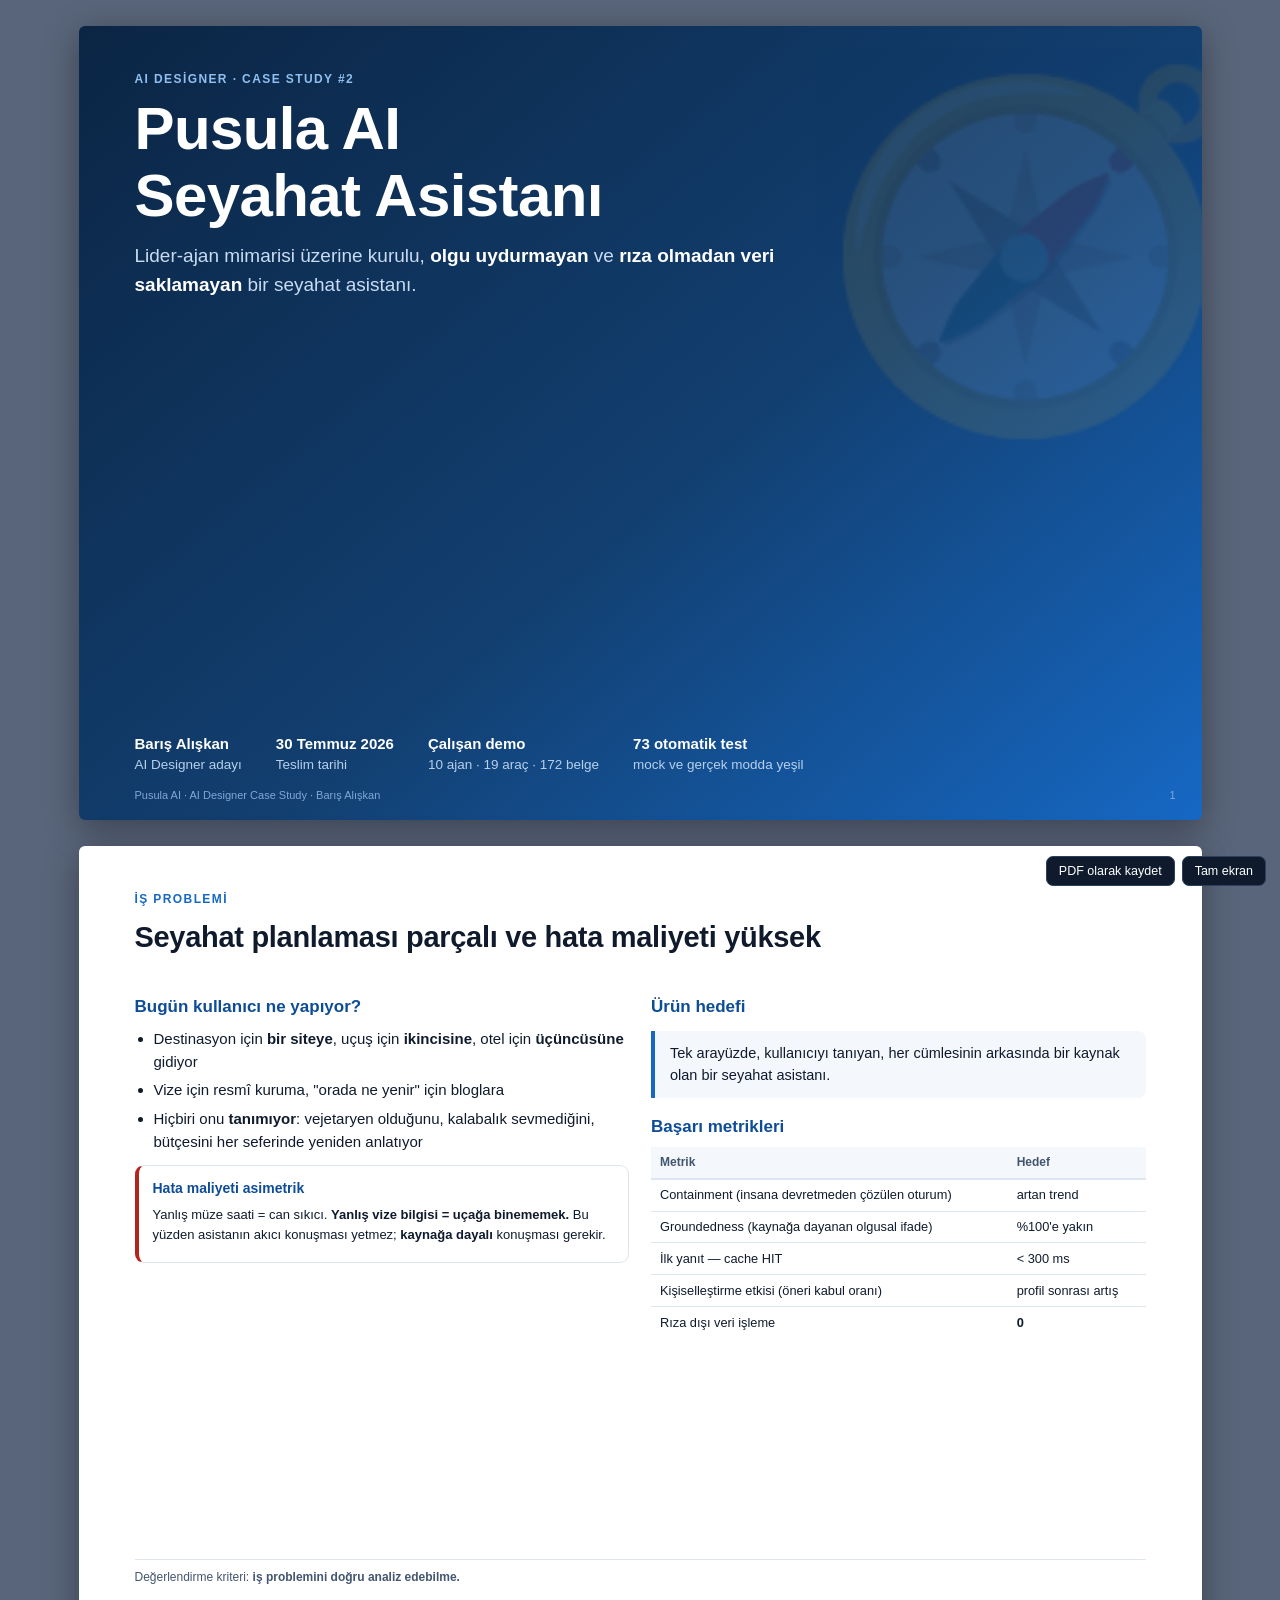
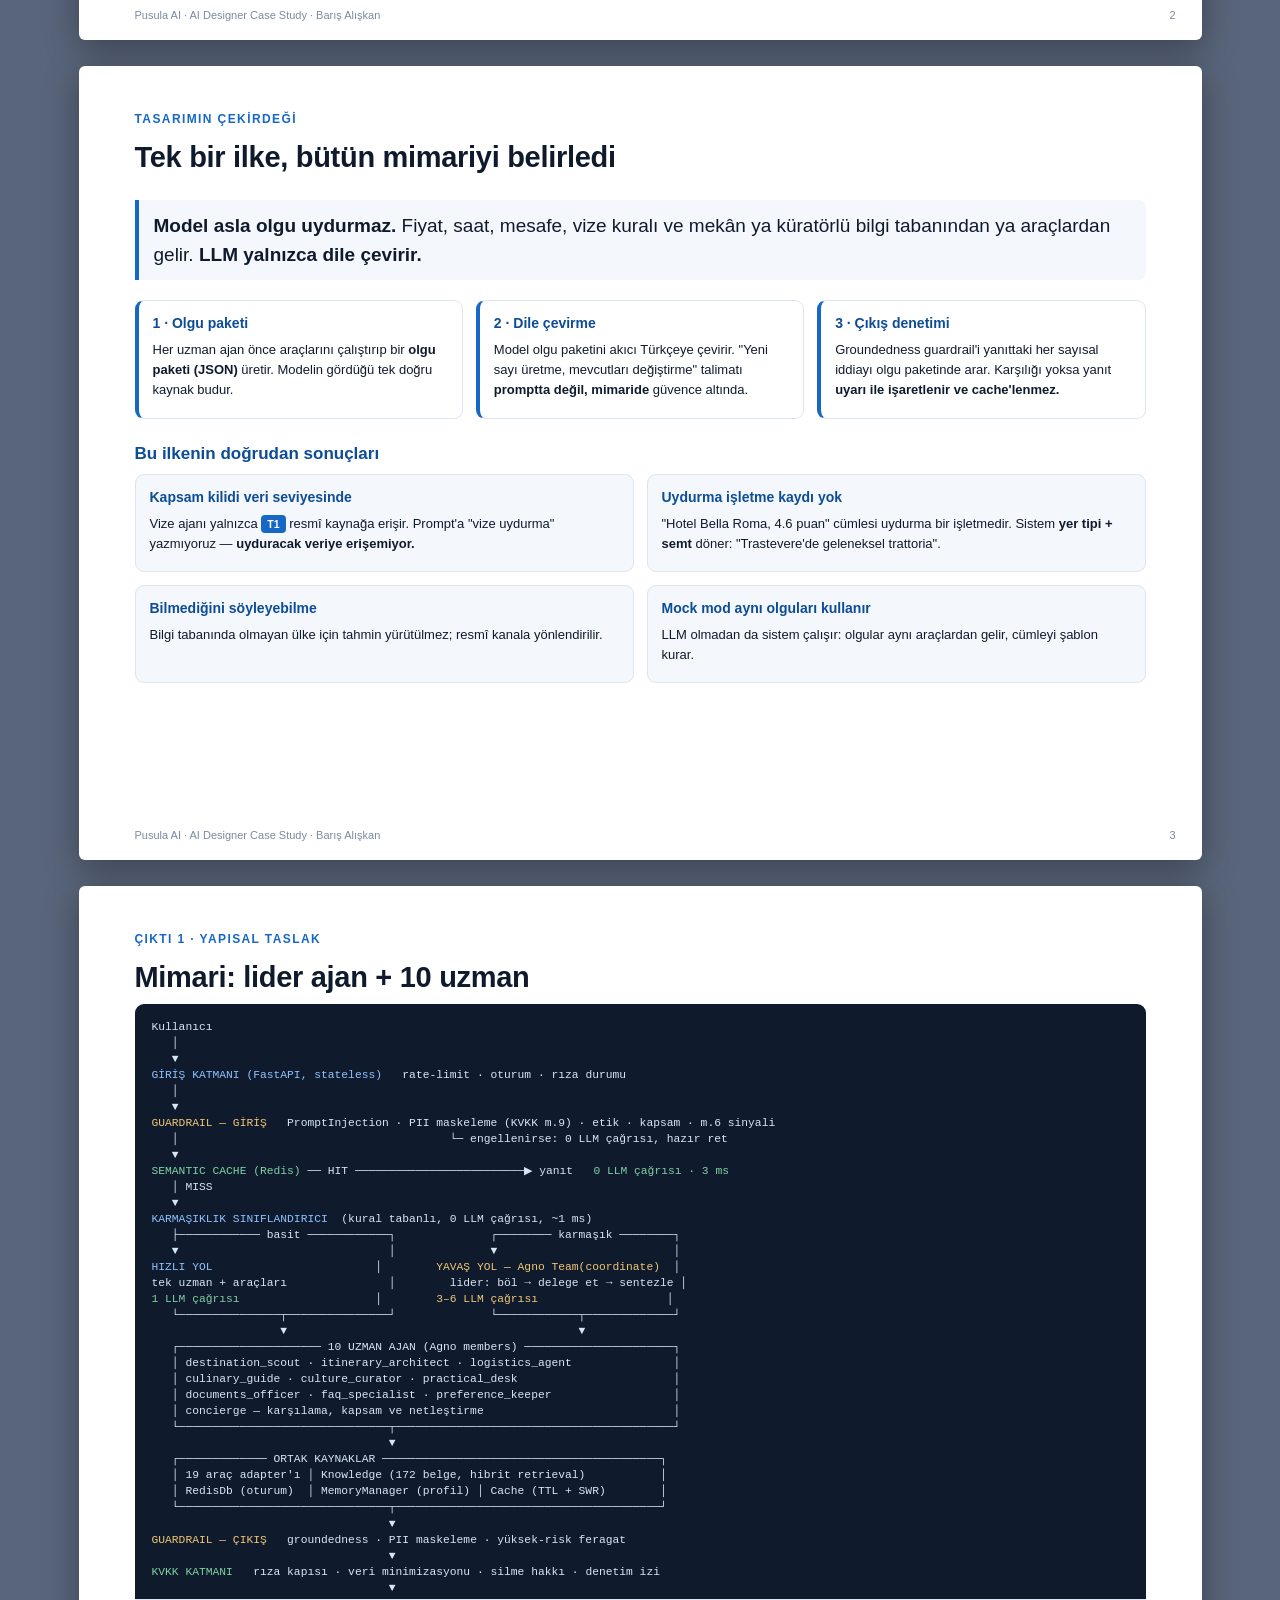
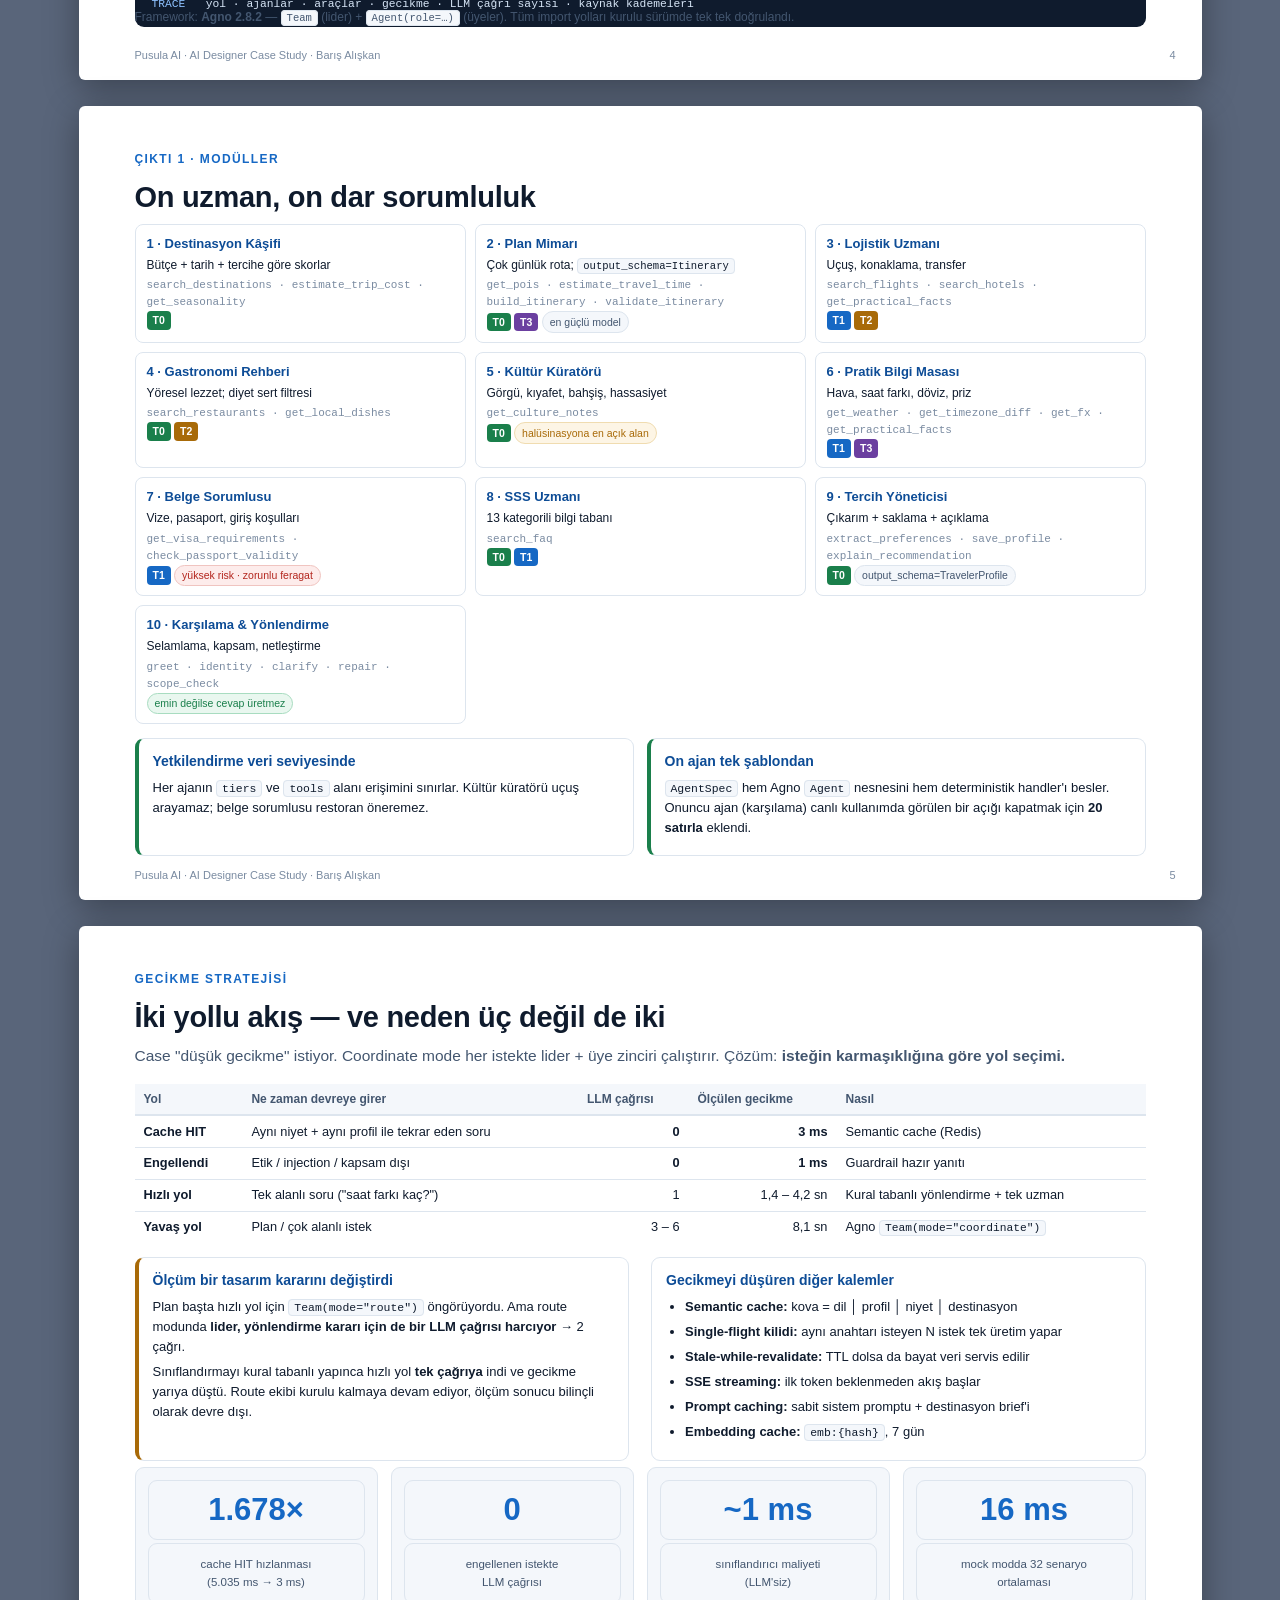
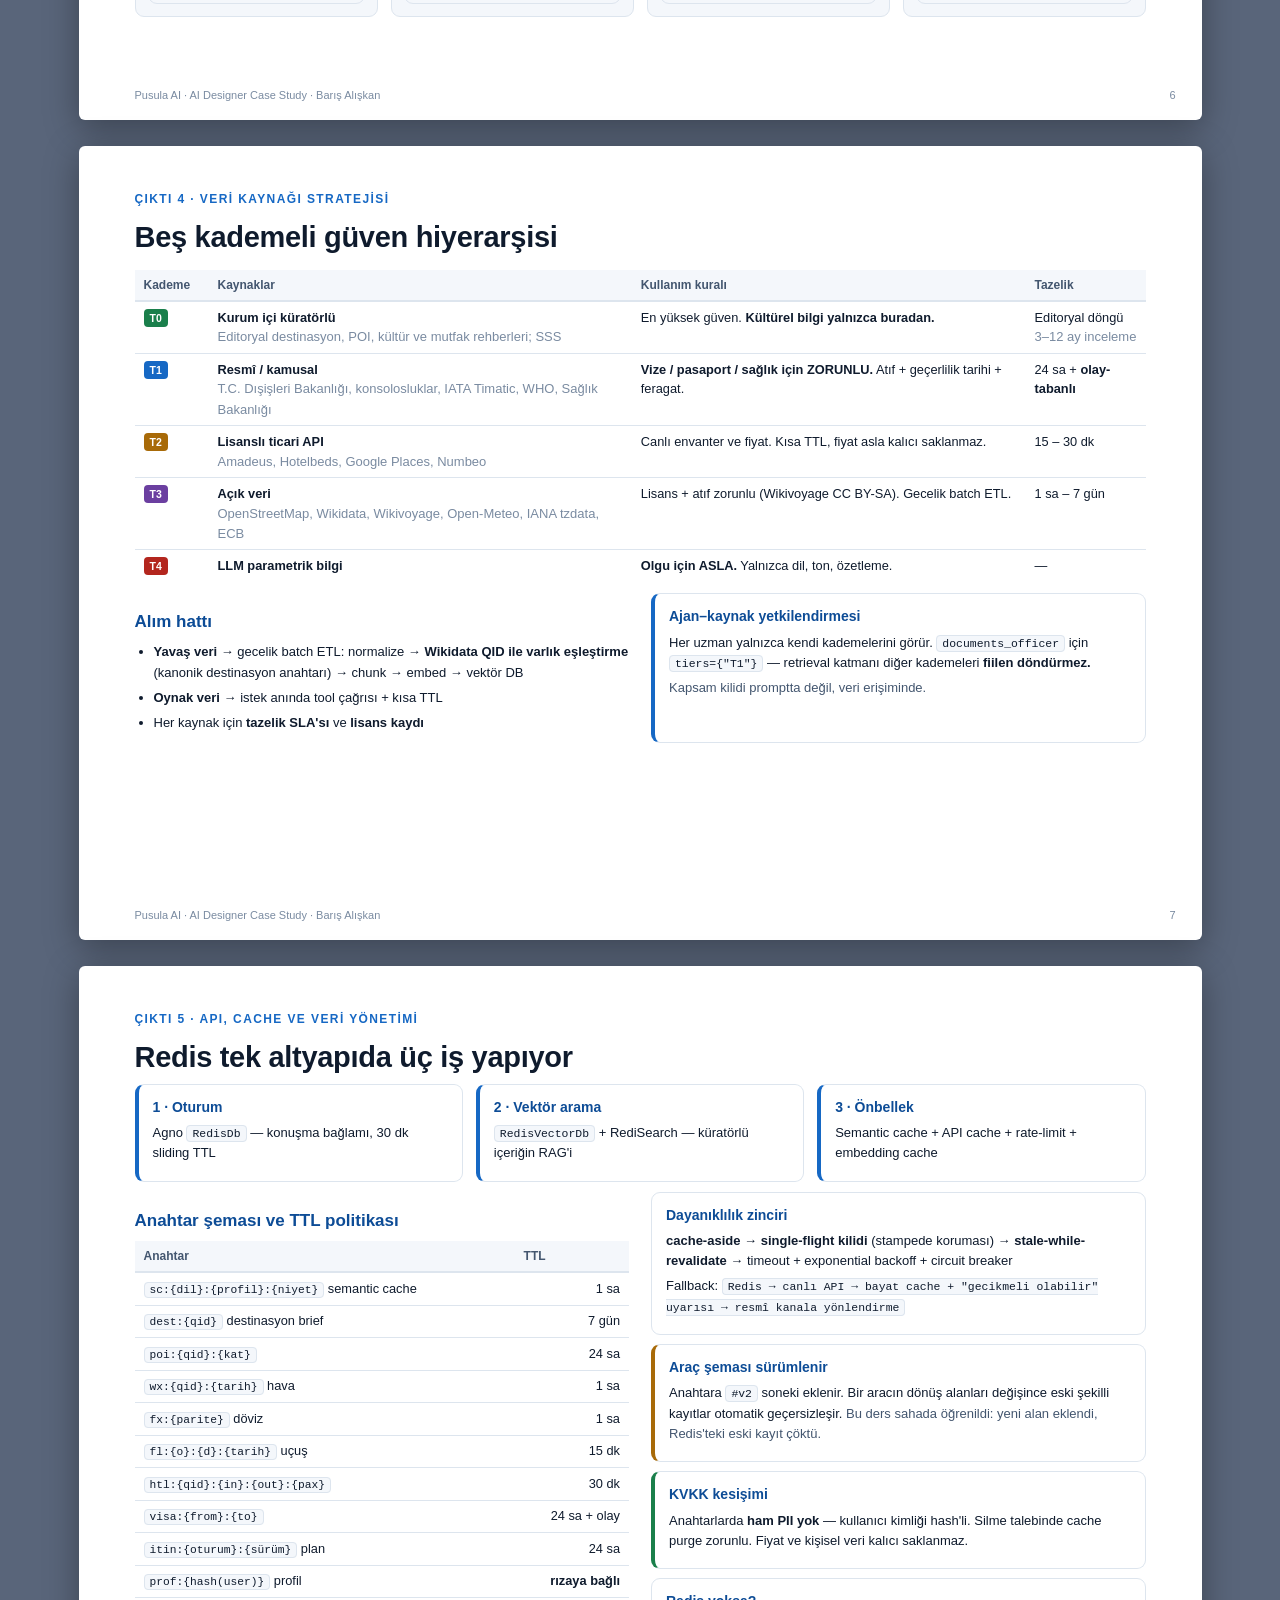
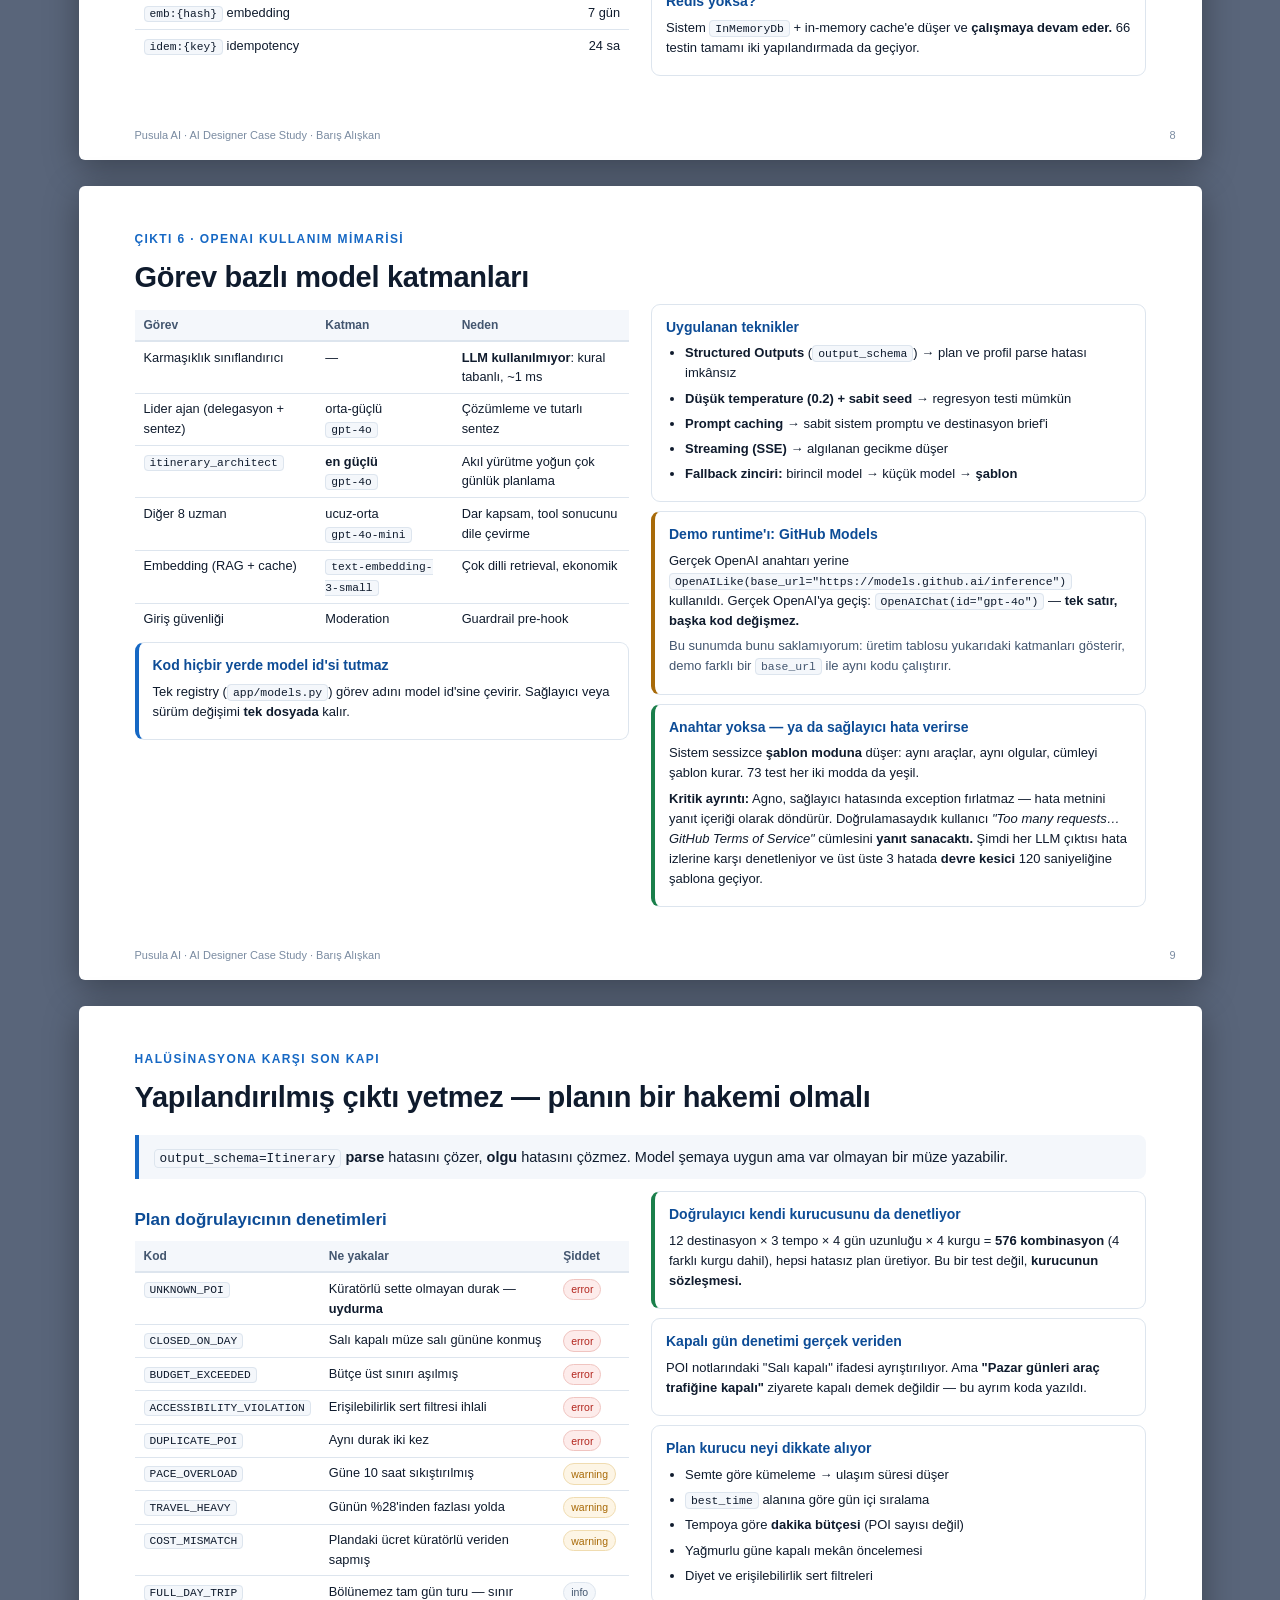
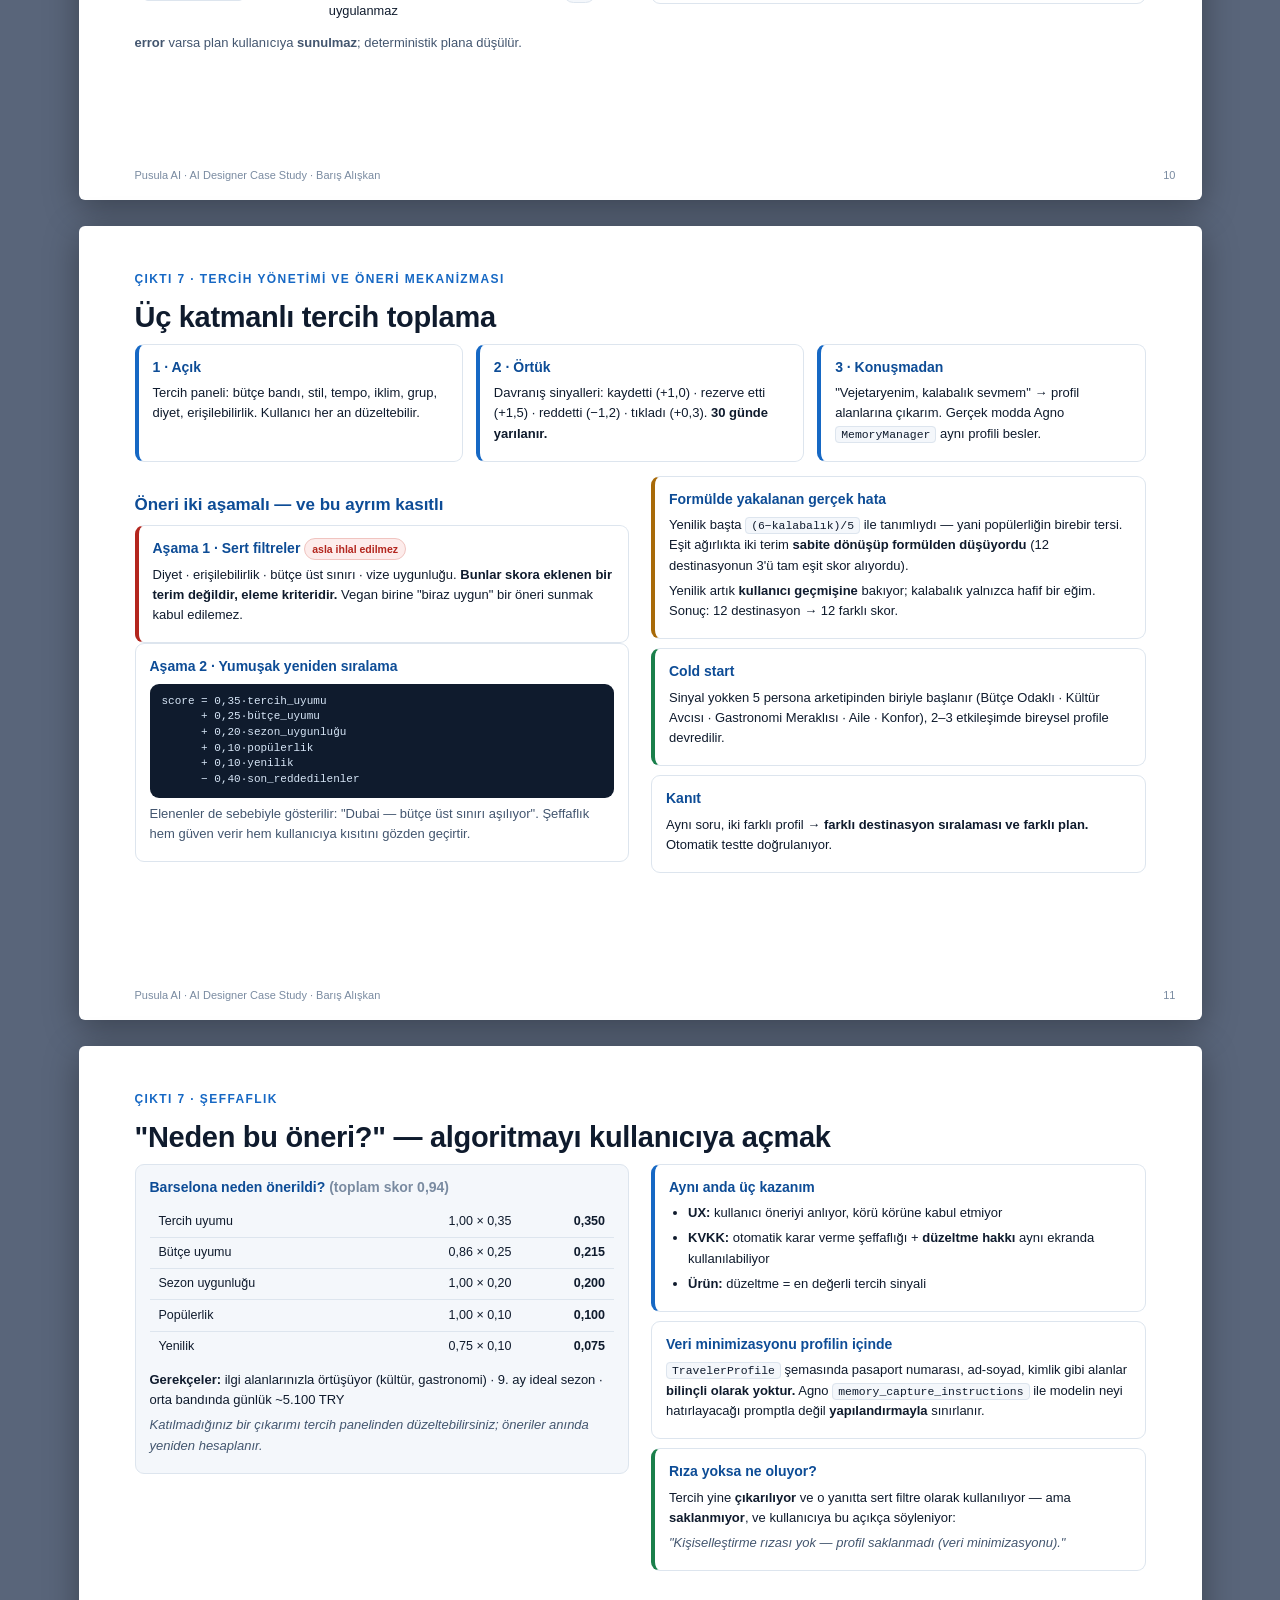
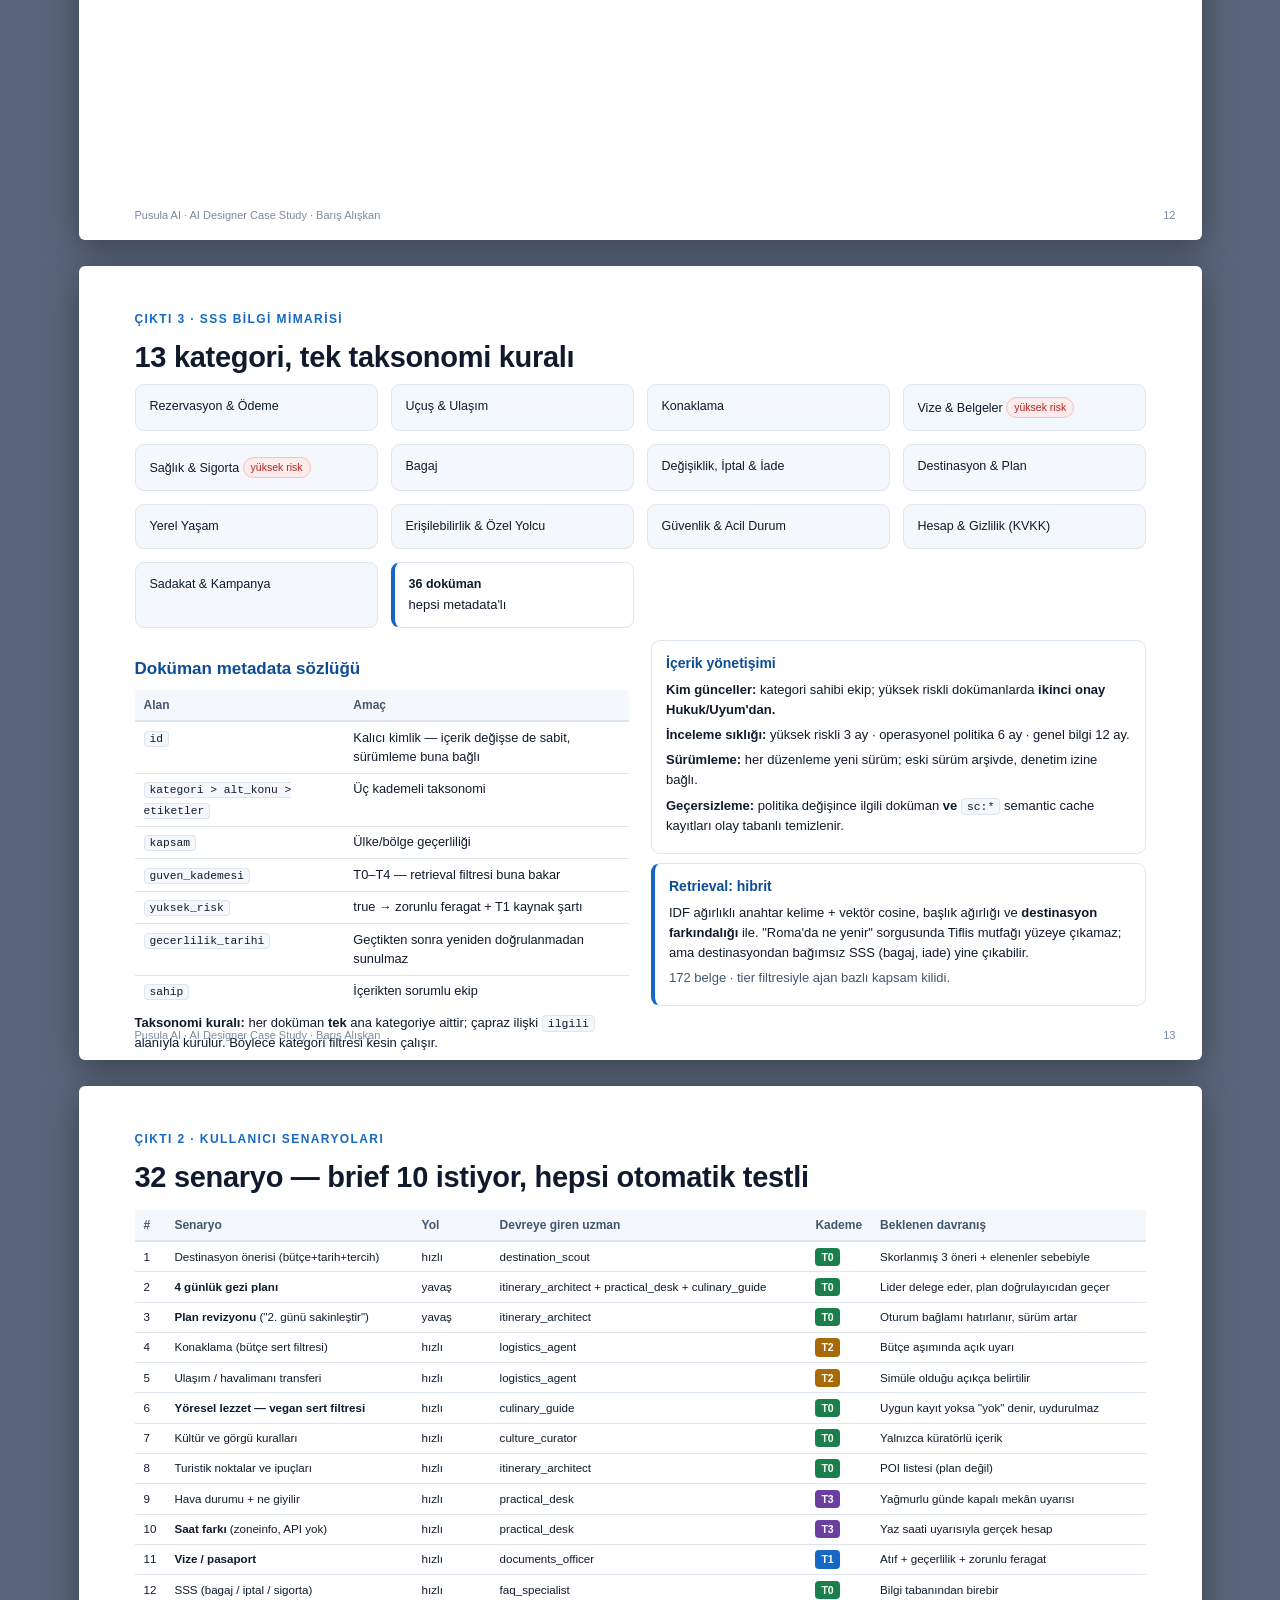
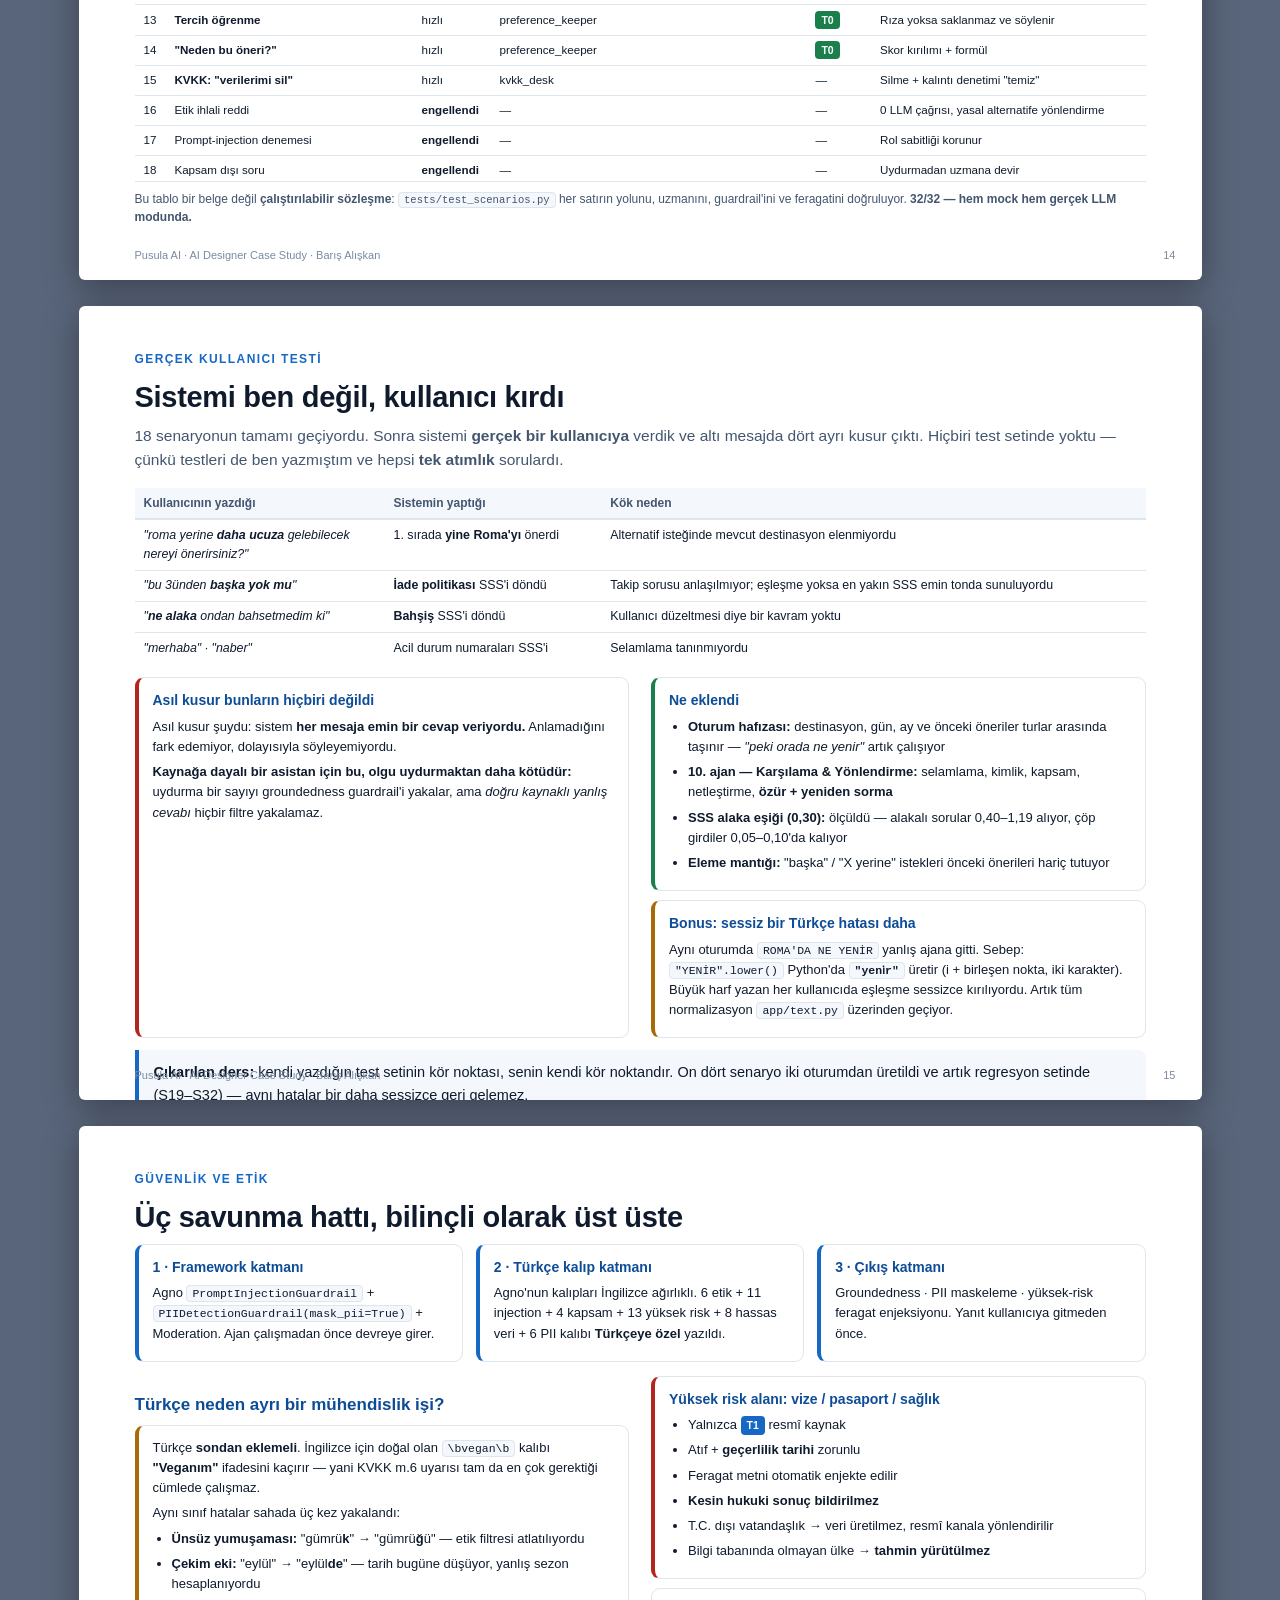
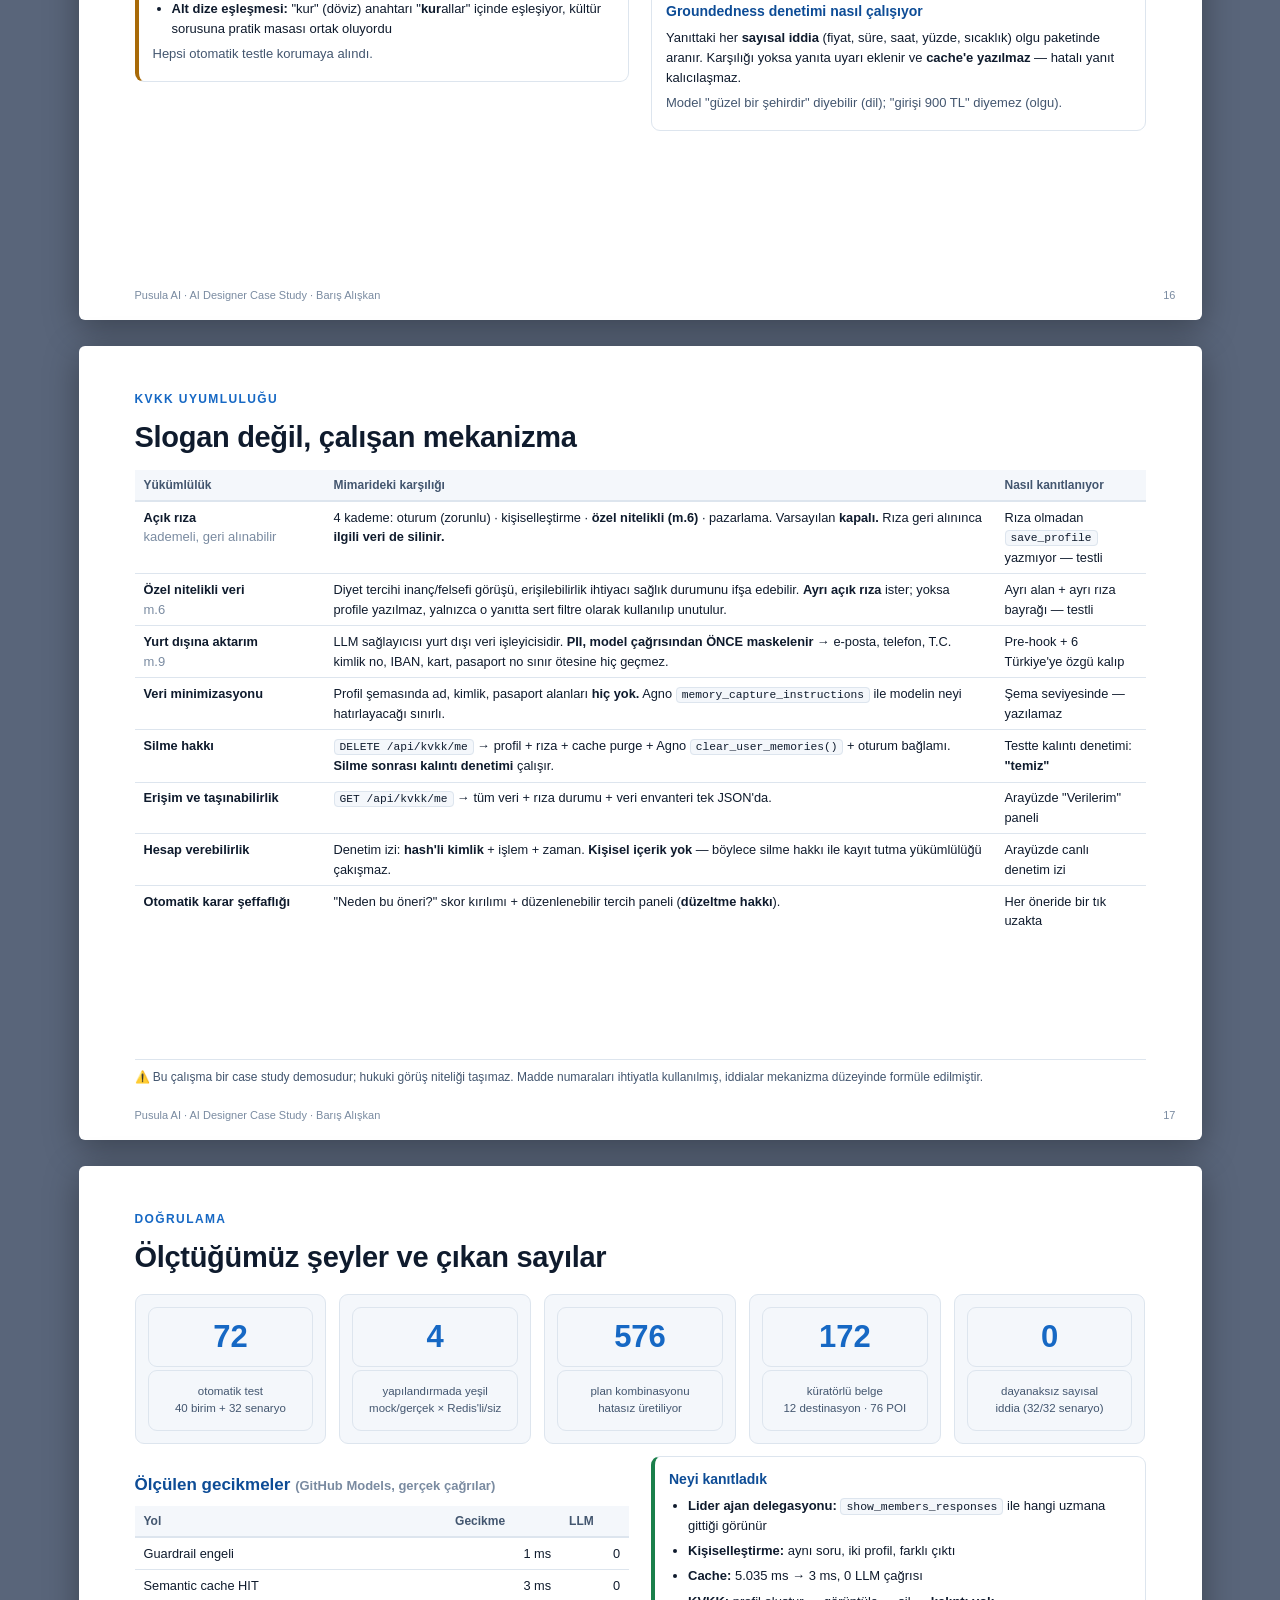
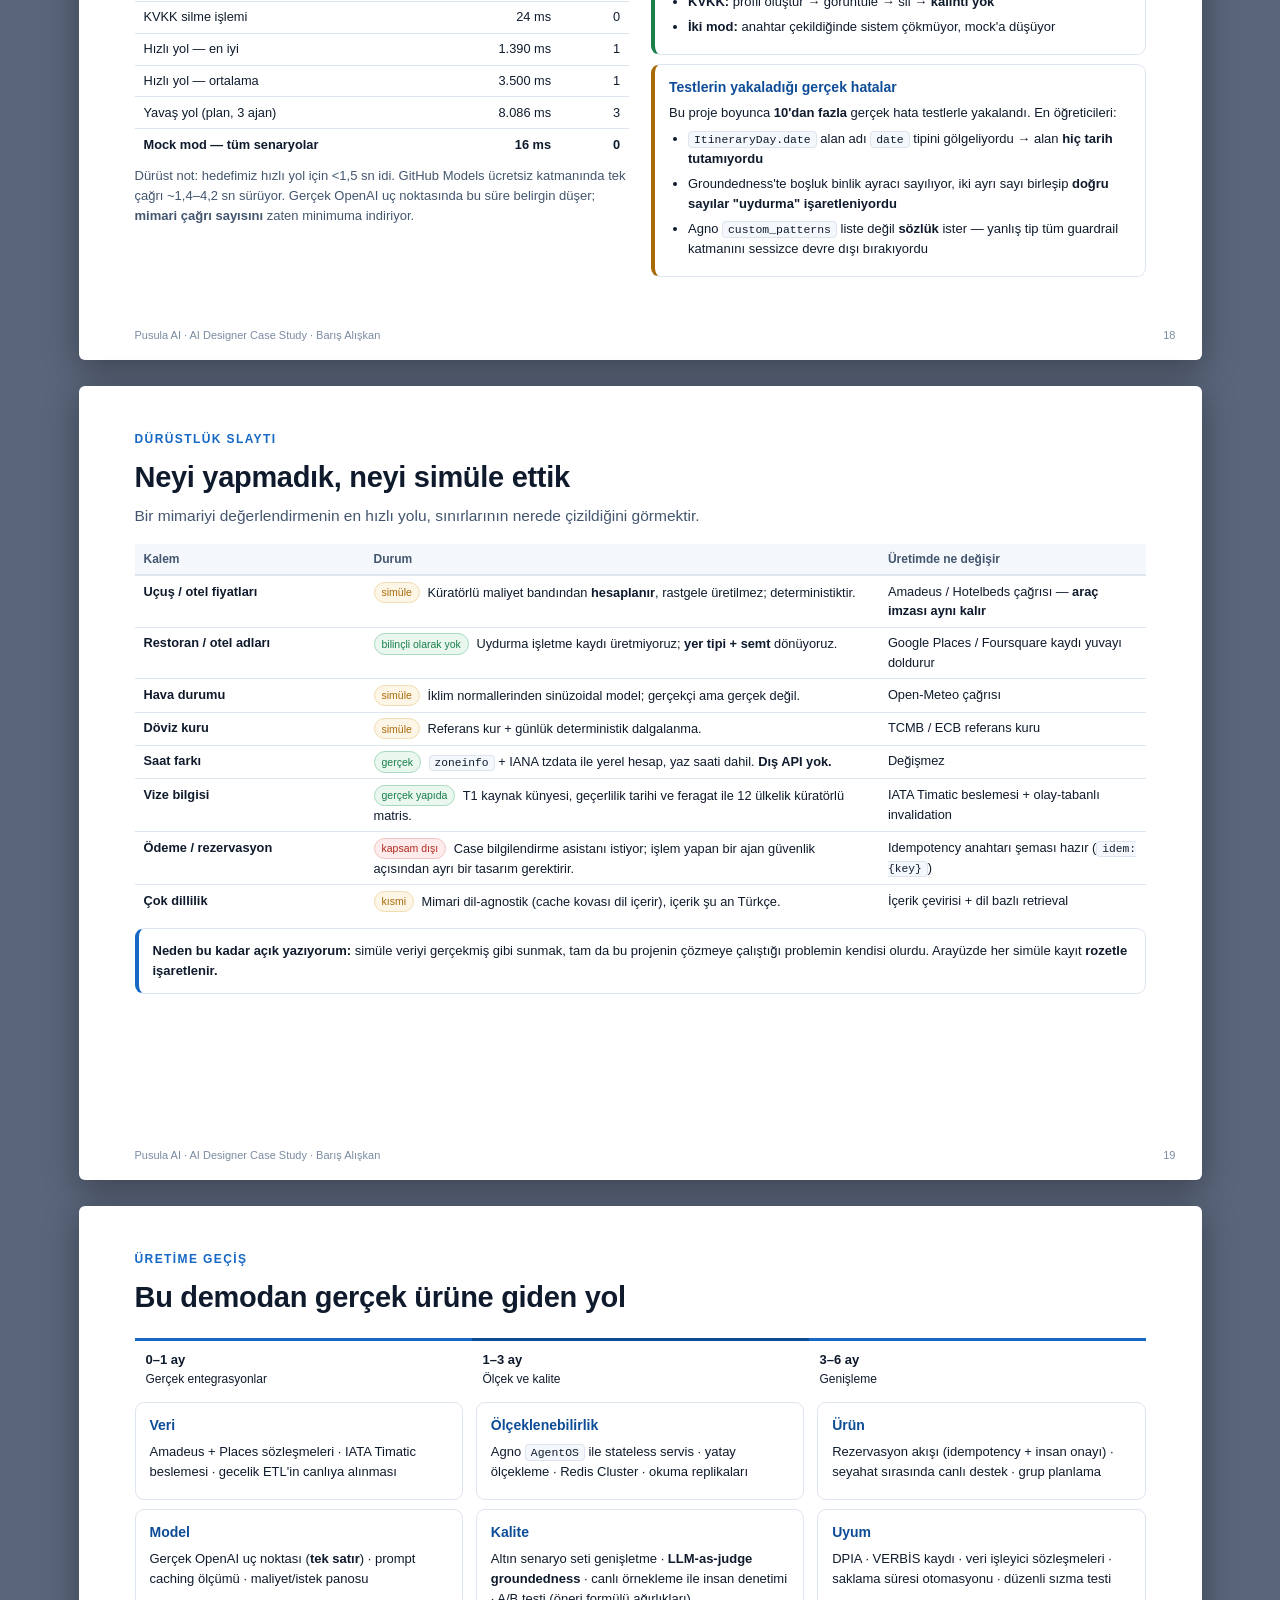
<file: slides/index.html>
<!DOCTYPE html>
<html lang="tr">
<head>
<meta charset="utf-8">
<meta name="viewport" content="width=device-width, initial-scale=1">
<title>Pusula AI — Seyahat Asistanı · AI Designer Case Study</title>
<style>
/* Tek dosya, çevrimdışı. Ekranda sunum, Ctrl+P ile A4 yatay PDF.
   Renkler baskıda da korunsun diye print-color-adjust: exact. */
:root{
  --ink:#0f1b2d; --ink2:#43566f; --ink3:#7a8ba1; --line:#dde5ee;
  --bg:#ffffff; --soft:#f4f7fb; --accent:#1668c4; --accent2:#0d4c96;
  --ok:#1a7f4b; --warn:#a86a08; --danger:#b3261e; --purple:#6b3fa0;
  --t0:#1a7f4b; --t1:#1668c4; --t2:#a86a08; --t3:#6b3fa0; --t4:#b3261e;
}
*{box-sizing:border-box;-webkit-print-color-adjust:exact;print-color-adjust:exact}
html,body{margin:0;padding:0;background:#59657a;
  font:15px/1.55 "Segoe UI",-apple-system,Roboto,Helvetica,Arial,sans-serif;color:var(--ink)}
.deck{padding:26px 0}
.slide{
  width:1123px;height:794px;margin:0 auto 26px;background:var(--bg);
  padding:44px 56px;position:relative;overflow:hidden;
  box-shadow:0 8px 34px rgba(0,0,0,.34);border-radius:6px;
  display:flex;flex-direction:column;
}
h1{font-size:44px;line-height:1.12;margin:0 0 12px;letter-spacing:-.6px}
h2{font-size:29px;margin:0 0 4px;letter-spacing:-.3px}
h3{font-size:17px;margin:16px 0 7px;color:var(--accent2)}
.sub{color:var(--ink2);font-size:15.5px;margin:0 0 16px}
.eyebrow{color:var(--accent);font-size:12px;font-weight:700;letter-spacing:1.4px;
  text-transform:uppercase;margin:0 0 6px}
p{margin:0 0 9px}
ul{margin:6px 0 10px;padding-left:19px}
li{margin:5px 0}
b,strong{font-weight:650}
.small{font-size:13px}
.dim{color:var(--ink2)}
.faint{color:var(--ink3)}
code{background:var(--soft);border:1px solid var(--line);border-radius:4px;
  padding:1px 5px;font-family:ui-monospace,Menlo,Consolas,monospace;font-size:.88em}
.slide::after{content:attr(data-no);position:absolute;right:26px;bottom:16px;
  font-size:11px;color:var(--ink3)}
.slide::before{content:"Pusula AI · AI Designer Case Study · Barış Alışkan";
  position:absolute;left:56px;bottom:16px;font-size:11px;color:var(--ink3)}
.body{flex:1;min-height:0}

/* Kapak */
.cover{background:linear-gradient(140deg,#0b2544 0%,#123f70 55%,#1668c4 100%);color:#fff}
.cover h1{font-size:60px;color:#fff}
.cover .sub,.cover p{color:#c9dcf3}
.cover::before,.cover::after{color:#7fa8d8}
.cover .meta{margin-top:auto;display:flex;gap:34px;font-size:13.5px;color:#b7d0ec}
.cover .meta b{color:#fff;display:block;font-size:15px}
.compass{position:absolute;right:-40px;top:-40px;font-size:340px;opacity:.09}

/* Izgaralar */
.grid{display:grid;gap:13px}
.g2{grid-template-columns:1fr 1fr}
.g3{grid-template-columns:repeat(3,1fr)}
.g4{grid-template-columns:repeat(4,1fr)}
.box{border:1px solid var(--line);border-radius:9px;padding:12px 14px;background:var(--bg)}
.box.soft{background:var(--soft)}
.box h4{margin:0 0 5px;font-size:14px;color:var(--accent2)}
.box p{font-size:13px;margin:0 0 5px}
.box.accent{border-left:4px solid var(--accent)}
.box.ok{border-left:4px solid var(--ok)}
.box.warn{border-left:4px solid var(--warn)}
.box.danger{border-left:4px solid var(--danger)}

table{width:100%;border-collapse:collapse;font-size:12.8px;margin:6px 0}
th{text-align:left;background:var(--soft);color:var(--ink2);font-weight:650;
  padding:6px 9px;border-bottom:2px solid var(--line);font-size:12px}
td{padding:5.5px 9px;border-bottom:1px solid var(--line);vertical-align:top}
tr:last-child td{border-bottom:none}
td.num{font-variant-numeric:tabular-nums;text-align:right;white-space:nowrap}

.tier{display:inline-block;font-size:10.5px;font-weight:700;padding:1px 6px;
  border-radius:4px;color:#fff}
.T0{background:var(--t0)}.T1{background:var(--t1)}.T2{background:var(--t2)}
.T3{background:var(--t3)}.T4{background:var(--t4)}

.kpi{display:flex;gap:13px;margin:10px 0}
.kpi div{flex:1;border:1px solid var(--line);border-radius:9px;padding:12px;
  text-align:center;background:var(--soft)}
.kpi .n{font-size:31px;font-weight:700;color:var(--accent);line-height:1.1;
  font-variant-numeric:tabular-nums}
.kpi .l{font-size:11.5px;color:var(--ink2);margin-top:3px}

.flow{font-family:ui-monospace,Menlo,Consolas,monospace;font-size:11.3px;
  line-height:1.42;background:#0f1b2d;color:#d7e6f7;border-radius:9px;
  padding:15px 17px;white-space:pre;overflow:hidden}
.flow .hl{color:#7fd1a0}
.flow .hl2{color:#8ec2ff}
.flow .hl3{color:#f0c674}

.badge{display:inline-block;font-size:10.5px;padding:1.5px 7px;border-radius:999px;
  border:1px solid var(--line);background:var(--soft);color:var(--ink2);margin-right:4px}
.badge.g{border-color:#a8dcc0;background:#e9f7ef;color:var(--ok)}
.badge.r{border-color:#f0c4c0;background:#fdeceb;color:var(--danger)}
.badge.y{border-color:#f0dcb0;background:#fdf5e5;color:var(--warn)}

.quote{border-left:4px solid var(--accent);background:var(--soft);padding:11px 15px;
  border-radius:0 8px 8px 0;font-size:14.5px;margin:11px 0}
.note{font-size:12px;color:var(--ink2);border-top:1px solid var(--line);
  padding-top:8px;margin-top:auto}

.agents{display:grid;grid-template-columns:repeat(3,1fr);gap:9px}
.agent{border:1px solid var(--line);border-radius:8px;padding:9px 11px;font-size:12px}
.agent b{display:block;font-size:13px;color:var(--accent2);margin-bottom:2px}
.agent .tools{color:var(--ink3);font-size:11px;margin-top:3px;font-family:ui-monospace,Menlo,monospace}

.shot{border:1px solid var(--line);border-radius:9px;background:#1e1e1e;
  padding:7px;overflow:hidden}
.shot img{width:100%;height:auto;display:block;border-radius:5px}

.two{display:grid;grid-template-columns:1fr 1fr;gap:22px}
.stack{display:flex;flex-direction:column;gap:9px}

.timeline{display:flex;gap:0;margin:14px 0}
.timeline div{flex:1;border-top:3px solid var(--accent);padding:9px 11px 0;font-size:12px}
.timeline div:nth-child(even){border-color:var(--accent2)}
.timeline b{display:block;font-size:13px}

@media print{
  html,body{background:#fff}
  .deck{padding:0}
  .slide{margin:0;box-shadow:none;border-radius:0;page-break-after:always;
    width:297mm;height:209.5mm;padding:13mm 15mm}
  .noprint{display:none}
}
.toolbar{position:fixed;right:14px;bottom:14px;z-index:99;display:flex;gap:7px}
.toolbar button{background:#0f1b2d;color:#fff;border:1px solid #2c4160;border-radius:7px;padding:7px 12px;cursor:pointer;font-size:12.5px}
</style>
</head>
<body>
<div class="deck" id="deck">

<!-- 1 ───────────────────────────────────────────────── -->
<section class="slide cover" data-no="1">
  <div class="compass">🧭</div>
  <p class="eyebrow" style="color:#8fc0f0">AI Designer · Case Study #2</p>
  <h1>Pusula AI<br>Seyahat Asistanı</h1>
  <p class="sub" style="font-size:19px;max-width:640px">
    Lider-ajan mimarisi üzerine kurulu, <b style="color:#fff">olgu uydurmayan</b>
    ve <b style="color:#fff">rıza olmadan veri saklamayan</b> bir seyahat asistanı.
  </p>
  <div class="meta">
    <div><b>Barış Alışkan</b>AI Designer adayı</div>
    <div><b>30 Temmuz 2026</b>Teslim tarihi</div>
    <div><b>Çalışan demo</b>10 ajan · 19 araç · 172 belge</div>
    <div><b>73 otomatik test</b>mock ve gerçek modda yeşil</div>
  </div>
</section>

<!-- 2 ───────────────────────────────────────────────── -->
<section class="slide" data-no="2">
  <p class="eyebrow">İş problemi</p>
  <h2>Seyahat planlaması parçalı ve hata maliyeti yüksek</h2>
  <div class="body">
    <div class="two" style="margin-top:14px">
      <div>
        <h3>Bugün kullanıcı ne yapıyor?</h3>
        <ul>
          <li>Destinasyon için <b>bir siteye</b>, uçuş için <b>ikincisine</b>, otel için
              <b>üçüncüsüne</b> gidiyor</li>
          <li>Vize için resmî kuruma, "orada ne yenir" için bloglara</li>
          <li>Hiçbiri onu <b>tanımıyor</b>: vejetaryen olduğunu, kalabalık sevmediğini,
              bütçesini her seferinde yeniden anlatıyor</li>
        </ul>
        <div class="box danger" style="margin-top:12px">
          <h4>Hata maliyeti asimetrik</h4>
          <p>Yanlış müze saati = can sıkıcı. <b>Yanlış vize bilgisi = uçağa binememek.</b>
             Bu yüzden asistanın akıcı konuşması yetmez; <b>kaynağa dayalı</b> konuşması gerekir.</p>
        </div>
      </div>
      <div>
        <h3>Ürün hedefi</h3>
        <div class="quote">Tek arayüzde, kullanıcıyı tanıyan, her cümlesinin arkasında
          bir kaynak olan bir seyahat asistanı.</div>
        <h3>Başarı metrikleri</h3>
        <table>
          <tr><th>Metrik</th><th>Hedef</th></tr>
          <tr><td>Containment (insana devretmeden çözülen oturum)</td><td>artan trend</td></tr>
          <tr><td>Groundedness (kaynağa dayanan olgusal ifade)</td><td>%100'e yakın</td></tr>
          <tr><td>İlk yanıt — cache HIT</td><td>&lt; 300 ms</td></tr>
          <tr><td>Kişiselleştirme etkisi (öneri kabul oranı)</td><td>profil sonrası artış</td></tr>
          <tr><td>Rıza dışı veri işleme</td><td><b>0</b></td></tr>
        </table>
      </div>
    </div>
  </div>
  <p class="note">Değerlendirme kriteri: <b>iş problemini doğru analiz edebilme.</b></p>
</section>

<!-- 3 ───────────────────────────────────────────────── -->
<section class="slide" data-no="3">
  <p class="eyebrow">Tasarımın çekirdeği</p>
  <h2>Tek bir ilke, bütün mimariyi belirledi</h2>
  <div class="body">
    <div class="quote" style="font-size:19px;margin:16px 0 20px">
      <b>Model asla olgu uydurmaz.</b> Fiyat, saat, mesafe, vize kuralı ve mekân
      ya küratörlü bilgi tabanından ya araçlardan gelir. <b>LLM yalnızca dile çevirir.</b>
    </div>
    <div class="grid g3">
      <div class="box accent">
        <h4>1 · Olgu paketi</h4>
        <p>Her uzman ajan önce araçlarını çalıştırıp bir <b>olgu paketi (JSON)</b> üretir.
           Modelin gördüğü tek doğru kaynak budur.</p>
      </div>
      <div class="box accent">
        <h4>2 · Dile çevirme</h4>
        <p>Model olgu paketini akıcı Türkçeye çevirir. "Yeni sayı üretme, mevcutları
           değiştirme" talimatı <b>promptta değil, mimaride</b> güvence altında.</p>
      </div>
      <div class="box accent">
        <h4>3 · Çıkış denetimi</h4>
        <p>Groundedness guardrail'i yanıttaki her sayısal iddiayı olgu paketinde arar.
           Karşılığı yoksa yanıt <b>uyarı ile işaretlenir ve cache'lenmez.</b></p>
      </div>
    </div>
    <h3 style="margin-top:22px">Bu ilkenin doğrudan sonuçları</h3>
    <div class="grid g2">
      <div class="box soft"><h4>Kapsam kilidi veri seviyesinde</h4>
        <p>Vize ajanı yalnızca <span class="tier T1">T1</span> resmî kaynağa erişir.
        Prompt'a "vize uydurma" yazmıyoruz — <b>uyduracak veriye erişemiyor.</b></p></div>
      <div class="box soft"><h4>Uydurma işletme kaydı yok</h4>
        <p>"Hotel Bella Roma, 4.6 puan" cümlesi uydurma bir işletmedir. Sistem
        <b>yer tipi + semt</b> döner: "Trastevere'de geleneksel trattoria".</p></div>
      <div class="box soft"><h4>Bilmediğini söyleyebilme</h4>
        <p>Bilgi tabanında olmayan ülke için tahmin yürütülmez; resmî kanala yönlendirilir.</p></div>
      <div class="box soft"><h4>Mock mod aynı olguları kullanır</h4>
        <p>LLM olmadan da sistem çalışır: olgular aynı araçlardan gelir, cümleyi şablon kurar.</p></div>
    </div>
  </div>
</section>

<!-- 4 ───────────────────────────────────────────────── -->
<section class="slide" data-no="4">
  <p class="eyebrow">Çıktı 1 · Yapısal taslak</p>
  <h2>Mimari: lider ajan + 10 uzman</h2>
  <div class="body">
<div class="flow">Kullanıcı
   │
   ▼
<span class="hl2">GİRİŞ KATMANI (FastAPI, stateless)</span>   rate-limit · oturum · rıza durumu
   │
   ▼
<span class="hl3">GUARDRAIL — GİRİŞ</span>   PromptInjection · PII maskeleme (KVKK m.9) · etik · kapsam · m.6 sinyali
   │                                        └─ engellenirse: 0 LLM çağrısı, hazır ret
   ▼
<span class="hl">SEMANTIC CACHE (Redis)</span> ── HIT ─────────────────────────▶ yanıt   <span class="hl">0 LLM çağrısı · 3 ms</span>
   │ MISS
   ▼
<span class="hl2">KARMAŞIKLIK SINIFLANDIRICI</span>  (kural tabanlı, 0 LLM çağrısı, ~1 ms)
   ├──────────── basit ────────────┐              ┌──────── karmaşık ────────┐
   ▼                               │              ▼                          │
<span class="hl2">HIZLI YOL</span>                        │        <span class="hl3">YAVAŞ YOL — Agno Team(coordinate)</span>  │
tek uzman + araçları               │        lider: böl → delege et → sentezle │
<span class="hl">1 LLM çağrısı</span>                    │        <span class="hl3">3–6 LLM çağrısı</span>                   │
   └───────────────┬───────────────┘              └────────────┬─────────────┘
                   ▼                                           ▼
   ┌───────────────────── 10 UZMAN AJAN (Agno members) ──────────────────────┐
   │ destination_scout · itinerary_architect · logistics_agent               │
   │ culinary_guide · culture_curator · practical_desk                       │
   │ documents_officer · faq_specialist · preference_keeper                  │
   │ concierge — karşılama, kapsam ve netleştirme                            │
   └───────────────────────────────┬─────────────────────────────────────────┘
                                   ▼
   ┌───────────── ORTAK KAYNAKLAR ─────────────────────────────────────────┐
   │ 19 araç adapter'ı │ Knowledge (172 belge, hibrit retrieval)           │
   │ RedisDb (oturum)  │ MemoryManager (profil) │ Cache (TTL + SWR)        │
   └───────────────────────────────┬───────────────────────────────────────┘
                                   ▼
<span class="hl3">GUARDRAIL — ÇIKIŞ</span>   groundedness · PII maskeleme · yüksek-risk feragat
                                   ▼
<span class="hl">KVKK KATMANI</span>   rıza kapısı · veri minimizasyonu · silme hakkı · denetim izi
                                   ▼
<span class="hl2">TRACE</span>   yol · ajanlar · araçlar · gecikme · LLM çağrı sayısı · kaynak kademeleri</div>
  </div>
  <p class="note">Framework: <b>Agno 2.8.2</b> — <code>Team</code> (lider) +
    <code>Agent(role=…)</code> (üyeler). Tüm import yolları kurulu sürümde tek tek doğrulandı.</p>
</section>

<!-- 5 ───────────────────────────────────────────────── -->
<section class="slide" data-no="5">
  <p class="eyebrow">Çıktı 1 · Modüller</p>
  <h2>On uzman, on dar sorumluluk</h2>
  <div class="body">
    <div class="agents">
      <div class="agent"><b>1 · Destinasyon Kâşifi</b>Bütçe + tarih + tercihe göre skorlar
        <div class="tools">search_destinations · estimate_trip_cost · get_seasonality</div>
        <span class="tier T0">T0</span></div>
      <div class="agent"><b>2 · Plan Mimarı</b>Çok günlük rota; <code>output_schema=Itinerary</code>
        <div class="tools">get_pois · estimate_travel_time · build_itinerary · validate_itinerary</div>
        <span class="tier T0">T0</span> <span class="tier T3">T3</span>
        <span class="badge">en güçlü model</span></div>
      <div class="agent"><b>3 · Lojistik Uzmanı</b>Uçuş, konaklama, transfer
        <div class="tools">search_flights · search_hotels · get_practical_facts</div>
        <span class="tier T1">T1</span> <span class="tier T2">T2</span></div>
      <div class="agent"><b>4 · Gastronomi Rehberi</b>Yöresel lezzet; diyet sert filtresi
        <div class="tools">search_restaurants · get_local_dishes</div>
        <span class="tier T0">T0</span> <span class="tier T2">T2</span></div>
      <div class="agent"><b>5 · Kültür Küratörü</b>Görgü, kıyafet, bahşiş, hassasiyet
        <div class="tools">get_culture_notes</div>
        <span class="tier T0">T0</span> <span class="badge y">halüsinasyona en açık alan</span></div>
      <div class="agent"><b>6 · Pratik Bilgi Masası</b>Hava, saat farkı, döviz, priz
        <div class="tools">get_weather · get_timezone_diff · get_fx · get_practical_facts</div>
        <span class="tier T1">T1</span> <span class="tier T3">T3</span></div>
      <div class="agent"><b>7 · Belge Sorumlusu</b>Vize, pasaport, giriş koşulları
        <div class="tools">get_visa_requirements · check_passport_validity</div>
        <span class="tier T1">T1</span> <span class="badge r">yüksek risk · zorunlu feragat</span></div>
      <div class="agent"><b>8 · SSS Uzmanı</b>13 kategorili bilgi tabanı
        <div class="tools">search_faq</div>
        <span class="tier T0">T0</span> <span class="tier T1">T1</span></div>
      <div class="agent"><b>9 · Tercih Yöneticisi</b>Çıkarım + saklama + açıklama
        <div class="tools">extract_preferences · save_profile · explain_recommendation</div>
        <span class="tier T0">T0</span>
        <span class="badge">output_schema=TravelerProfile</span></div>
      <div class="agent"><b>10 · Karşılama &amp; Yönlendirme</b>Selamlama, kapsam, netleştirme
        <div class="tools">greet · identity · clarify · repair · scope_check</div>
        <span class="badge g">emin değilse cevap üretmez</span></div>
    </div>
    <div class="grid g2" style="margin-top:14px">
      <div class="box ok"><h4>Yetkilendirme veri seviyesinde</h4>
        <p>Her ajanın <code>tiers</code> ve <code>tools</code> alanı erişimini sınırlar.
        Kültür küratörü uçuş arayamaz; belge sorumlusu restoran öneremez.</p></div>
      <div class="box ok"><h4>On ajan tek şablondan</h4>
        <p><code>AgentSpec</code> hem Agno <code>Agent</code> nesnesini hem deterministik
        handler'ı besler. Onuncu ajan (karşılama) canlı kullanımda görülen bir açığı
        kapatmak için <b>20 satırla</b> eklendi.</p></div>
    </div>
  </div>
</section>

<!-- 6 ───────────────────────────────────────────────── -->
<section class="slide" data-no="6">
  <p class="eyebrow">Gecikme stratejisi</p>
  <h2>İki yollu akış — ve neden üç değil de iki</h2>
  <div class="body">
    <p class="sub">Case "düşük gecikme" istiyor. Coordinate mode her istekte lider + üye
      zinciri çalıştırır. Çözüm: <b>isteğin karmaşıklığına göre yol seçimi.</b></p>
    <table>
      <tr><th>Yol</th><th>Ne zaman devreye girer</th><th class="num">LLM çağrısı</th>
          <th class="num">Ölçülen gecikme</th><th>Nasıl</th></tr>
      <tr><td><b>Cache HIT</b></td><td>Aynı niyet + aynı profil ile tekrar eden soru</td>
          <td class="num"><b>0</b></td><td class="num"><b>3 ms</b></td>
          <td>Semantic cache (Redis)</td></tr>
      <tr><td><b>Engellendi</b></td><td>Etik / injection / kapsam dışı</td>
          <td class="num"><b>0</b></td><td class="num"><b>1 ms</b></td>
          <td>Guardrail hazır yanıtı</td></tr>
      <tr><td><b>Hızlı yol</b></td><td>Tek alanlı soru ("saat farkı kaç?")</td>
          <td class="num">1</td><td class="num">1,4 – 4,2 sn</td>
          <td>Kural tabanlı yönlendirme + tek uzman</td></tr>
      <tr><td><b>Yavaş yol</b></td><td>Plan / çok alanlı istek</td>
          <td class="num">3 – 6</td><td class="num">8,1 sn</td>
          <td>Agno <code>Team(mode="coordinate")</code></td></tr>
    </table>
    <div class="two" style="margin-top:14px">
      <div class="box warn">
        <h4>Ölçüm bir tasarım kararını değiştirdi</h4>
        <p>Plan başta hızlı yol için <code>Team(mode="route")</code> öngörüyordu. Ama route
        modunda <b>lider, yönlendirme kararı için de bir LLM çağrısı harcıyor</b> → 2 çağrı.</p>
        <p>Sınıflandırmayı kural tabanlı yapınca hızlı yol <b>tek çağrıya</b> indi ve
        gecikme yarıya düştü. Route ekibi kurulu kalmaya devam ediyor, ölçüm sonucu
        bilinçli olarak devre dışı.</p>
      </div>
      <div class="box">
        <h4>Gecikmeyi düşüren diğer kalemler</h4>
        <ul class="small" style="margin:0">
          <li><b>Semantic cache:</b> kova = dil │ profil │ niyet │ destinasyon</li>
          <li><b>Single-flight kilidi:</b> aynı anahtarı isteyen N istek tek üretim yapar</li>
          <li><b>Stale-while-revalidate:</b> TTL dolsa da bayat veri servis edilir</li>
          <li><b>SSE streaming:</b> ilk token beklenmeden akış başlar</li>
          <li><b>Prompt caching:</b> sabit sistem promptu + destinasyon brief'i</li>
          <li><b>Embedding cache:</b> <code>emb:{hash}</code>, 7 gün</li>
        </ul>
      </div>
    </div>
    <div class="kpi" style="margin-top:6px">
      <div><div class="n">1.678×</div><div class="l">cache HIT hızlanması<br>(5.035 ms → 3 ms)</div></div>
      <div><div class="n">0</div><div class="l">engellenen istekte<br>LLM çağrısı</div></div>
      <div><div class="n">~1 ms</div><div class="l">sınıflandırıcı maliyeti<br>(LLM'siz)</div></div>
      <div><div class="n">16 ms</div><div class="l">mock modda 32 senaryo<br>ortalaması</div></div>
    </div>
  </div>
</section>

<!-- 7 ───────────────────────────────────────────────── -->
<section class="slide" data-no="7">
  <p class="eyebrow">Çıktı 4 · Veri kaynağı stratejisi</p>
  <h2>Beş kademeli güven hiyerarşisi</h2>
  <div class="body">
    <table>
      <tr><th style="width:74px">Kademe</th><th>Kaynaklar</th><th>Kullanım kuralı</th>
          <th style="width:120px">Tazelik</th></tr>
      <tr><td><span class="tier T0">T0</span></td>
          <td><b>Kurum içi küratörlü</b><br><span class="faint small">Editoryal destinasyon,
            POI, kültür ve mutfak rehberleri; SSS</span></td>
          <td>En yüksek güven. <b>Kültürel bilgi yalnızca buradan.</b></td>
          <td>Editoryal döngü<br><span class="faint small">3–12 ay inceleme</span></td></tr>
      <tr><td><span class="tier T1">T1</span></td>
          <td><b>Resmî / kamusal</b><br><span class="faint small">T.C. Dışişleri Bakanlığı,
            konsolosluklar, IATA Timatic, WHO, Sağlık Bakanlığı</span></td>
          <td><b>Vize / pasaport / sağlık için ZORUNLU.</b> Atıf + geçerlilik tarihi + feragat.</td>
          <td>24 sa + <b>olay-tabanlı</b></td></tr>
      <tr><td><span class="tier T2">T2</span></td>
          <td><b>Lisanslı ticari API</b><br><span class="faint small">Amadeus, Hotelbeds,
            Google Places, Numbeo</span></td>
          <td>Canlı envanter ve fiyat. Kısa TTL, fiyat asla kalıcı saklanmaz.</td>
          <td>15 – 30 dk</td></tr>
      <tr><td><span class="tier T3">T3</span></td>
          <td><b>Açık veri</b><br><span class="faint small">OpenStreetMap, Wikidata,
            Wikivoyage, Open-Meteo, IANA tzdata, ECB</span></td>
          <td>Lisans + atıf zorunlu (Wikivoyage CC BY-SA). Gecelik batch ETL.</td>
          <td>1 sa – 7 gün</td></tr>
      <tr><td><span class="tier T4">T4</span></td>
          <td><b>LLM parametrik bilgi</b></td>
          <td><b>Olgu için ASLA.</b> Yalnızca dil, ton, özetleme.</td>
          <td>—</td></tr>
    </table>
    <div class="two" style="margin-top:12px">
      <div>
        <h3>Alım hattı</h3>
        <ul class="small">
          <li><b>Yavaş veri</b> → gecelik batch ETL: normalize → <b>Wikidata QID ile varlık
              eşleştirme</b> (kanonik destinasyon anahtarı) → chunk → embed → vektör DB</li>
          <li><b>Oynak veri</b> → istek anında tool çağrısı + kısa TTL</li>
          <li>Her kaynak için <b>tazelik SLA'sı</b> ve <b>lisans kaydı</b></li>
        </ul>
      </div>
      <div class="box accent">
        <h4>Ajan–kaynak yetkilendirmesi</h4>
        <p>Her uzman yalnızca kendi kademelerini görür. <code>documents_officer</code> için
        <code>tiers={"T1"}</code> — retrieval katmanı diğer kademeleri <b>fiilen döndürmez.</b></p>
        <p class="small dim">Kapsam kilidi promptta değil, veri erişiminde.</p>
      </div>
    </div>
  </div>
</section>

<!-- 8 ───────────────────────────────────────────────── -->
<section class="slide" data-no="8">
  <p class="eyebrow">Çıktı 5 · API, cache ve veri yönetimi</p>
  <h2>Redis tek altyapıda üç iş yapıyor</h2>
  <div class="body">
    <div class="grid g3" style="margin-bottom:10px">
      <div class="box accent"><h4>1 · Oturum</h4><p>Agno <code>RedisDb</code> —
        konuşma bağlamı, 30 dk sliding TTL</p></div>
      <div class="box accent"><h4>2 · Vektör arama</h4><p><code>RedisVectorDb</code> +
        RediSearch — küratörlü içeriğin RAG'i</p></div>
      <div class="box accent"><h4>3 · Önbellek</h4><p>Semantic cache + API cache +
        rate-limit + embedding cache</p></div>
    </div>
    <div class="two">
      <div>
        <h3>Anahtar şeması ve TTL politikası</h3>
        <table>
          <tr><th>Anahtar</th><th class="num">TTL</th></tr>
          <tr><td><code>sc:{dil}:{profil}:{niyet}</code> semantic cache</td><td class="num">1 sa</td></tr>
          <tr><td><code>dest:{qid}</code> destinasyon brief</td><td class="num">7 gün</td></tr>
          <tr><td><code>poi:{qid}:{kat}</code></td><td class="num">24 sa</td></tr>
          <tr><td><code>wx:{qid}:{tarih}</code> hava</td><td class="num">1 sa</td></tr>
          <tr><td><code>fx:{parite}</code> döviz</td><td class="num">1 sa</td></tr>
          <tr><td><code>fl:{o}:{d}:{tarih}</code> uçuş</td><td class="num">15 dk</td></tr>
          <tr><td><code>htl:{qid}:{in}:{out}:{pax}</code></td><td class="num">30 dk</td></tr>
          <tr><td><code>visa:{from}:{to}</code></td><td class="num">24 sa + olay</td></tr>
          <tr><td><code>itin:{oturum}:{sürüm}</code> plan</td><td class="num">24 sa</td></tr>
          <tr><td><code>prof:{hash(user)}</code> profil</td><td class="num"><b>rızaya bağlı</b></td></tr>
          <tr><td><code>emb:{hash}</code> embedding</td><td class="num">7 gün</td></tr>
          <tr><td><code>idem:{key}</code> idempotency</td><td class="num">24 sa</td></tr>
        </table>
      </div>
      <div class="stack">
        <div class="box"><h4>Dayanıklılık zinciri</h4>
          <p class="small"><b>cache-aside</b> → <b>single-flight kilidi</b> (stampede koruması)
          → <b>stale-while-revalidate</b> → timeout + exponential backoff + circuit breaker</p>
          <p class="small">Fallback: <code>Redis → canlı API → bayat cache + "gecikmeli olabilir"
          uyarısı → resmî kanala yönlendirme</code></p></div>
        <div class="box warn"><h4>Araç şeması sürümlenir</h4>
          <p class="small">Anahtara <code>#v2</code> soneki eklenir. Bir aracın dönüş alanları
          değişince eski şekilli kayıtlar otomatik geçersizleşir.
          <span class="dim">Bu ders sahada öğrenildi: yeni alan eklendi, Redis'teki eski
          kayıt çöktü.</span></p></div>
        <div class="box ok"><h4>KVKK kesişimi</h4>
          <p class="small">Anahtarlarda <b>ham PII yok</b> — kullanıcı kimliği hash'li.
          Silme talebinde cache purge zorunlu. Fiyat ve kişisel veri kalıcı saklanmaz.</p></div>
        <div class="box"><h4>Redis yoksa?</h4>
          <p class="small">Sistem <code>InMemoryDb</code> + in-memory cache'e düşer ve
          <b>çalışmaya devam eder.</b> 66 testin tamamı iki yapılandırmada da geçiyor.</p></div>
      </div>
    </div>
  </div>
</section>

<!-- 9 ───────────────────────────────────────────────── -->
<section class="slide" data-no="9">
  <p class="eyebrow">Çıktı 6 · OpenAI kullanım mimarisi</p>
  <h2>Görev bazlı model katmanları</h2>
  <div class="body">
    <div class="two">
      <div>
        <table>
          <tr><th>Görev</th><th>Katman</th><th>Neden</th></tr>
          <tr><td>Karmaşıklık sınıflandırıcı</td><td>—</td>
              <td><b>LLM kullanılmıyor</b>: kural tabanlı, ~1 ms</td></tr>
          <tr><td>Lider ajan (delegasyon + sentez)</td><td>orta-güçlü<br><code>gpt-4o</code></td>
              <td>Çözümleme ve tutarlı sentez</td></tr>
          <tr><td><code>itinerary_architect</code></td><td><b>en güçlü</b><br><code>gpt-4o</code></td>
              <td>Akıl yürütme yoğun çok günlük planlama</td></tr>
          <tr><td>Diğer 8 uzman</td><td>ucuz-orta<br><code>gpt-4o-mini</code></td>
              <td>Dar kapsam, tool sonucunu dile çevirme</td></tr>
          <tr><td>Embedding (RAG + cache)</td><td><code>text-embedding-3-small</code></td>
              <td>Çok dilli retrieval, ekonomik</td></tr>
          <tr><td>Giriş güvenliği</td><td>Moderation</td><td>Guardrail pre-hook</td></tr>
        </table>
        <div class="box accent" style="margin-top:8px">
          <h4>Kod hiçbir yerde model id'si tutmaz</h4>
          <p class="small">Tek registry (<code>app/models.py</code>) görev adını model id'sine
          çevirir. Sağlayıcı veya sürüm değişimi <b>tek dosyada</b> kalır.</p>
        </div>
      </div>
      <div class="stack">
        <div class="box"><h4>Uygulanan teknikler</h4>
          <ul class="small" style="margin:0">
            <li><b>Structured Outputs</b> (<code>output_schema</code>) → plan ve profil
                parse hatası imkânsız</li>
            <li><b>Düşük temperature (0.2) + sabit seed</b> → regresyon testi mümkün</li>
            <li><b>Prompt caching</b> → sabit sistem promptu ve destinasyon brief'i</li>
            <li><b>Streaming (SSE)</b> → algılanan gecikme düşer</li>
            <li><b>Fallback zinciri:</b> birincil model → küçük model → <b>şablon</b></li>
          </ul></div>
        <div class="box warn"><h4>Demo runtime'ı: GitHub Models</h4>
          <p class="small">Gerçek OpenAI anahtarı yerine
          <code>OpenAILike(base_url="https://models.github.ai/inference")</code> kullanıldı.
          Gerçek OpenAI'ya geçiş: <code>OpenAIChat(id="gpt-4o")</code> — <b>tek satır,
          başka kod değişmez.</b></p>
          <p class="small dim">Bu sunumda bunu saklamıyorum: üretim tablosu yukarıdaki
          katmanları gösterir, demo farklı bir <code>base_url</code> ile aynı kodu çalıştırır.</p></div>
        <div class="box ok"><h4>Anahtar yoksa — ya da sağlayıcı hata verirse</h4>
          <p class="small">Sistem sessizce <b>şablon moduna</b> düşer: aynı araçlar, aynı
          olgular, cümleyi şablon kurar. 73 test her iki modda da yeşil.</p>
          <p class="small"><b>Kritik ayrıntı:</b> Agno, sağlayıcı hatasında exception
          fırlatmaz — hata metnini yanıt içeriği olarak döndürür. Doğrulamasaydık kullanıcı
          <i>"Too many requests… GitHub Terms of Service"</i> cümlesini <b>yanıt sanacaktı.</b>
          Şimdi her LLM çıktısı hata izlerine karşı denetleniyor ve üst üste 3 hatada
          <b>devre kesici</b> 120 saniyeliğine şablona geçiyor.</p></div>
      </div>
    </div>
  </div>
</section>

<!-- 10 ──────────────────────────────────────────────── -->
<section class="slide" data-no="10">
  <p class="eyebrow">Halüsinasyona karşı son kapı</p>
  <h2>Yapılandırılmış çıktı yetmez — planın bir hakemi olmalı</h2>
  <div class="body">
    <div class="quote"><code>output_schema=Itinerary</code> <b>parse</b> hatasını çözer,
      <b>olgu</b> hatasını çözmez. Model şemaya uygun ama var olmayan bir müze yazabilir.</div>
    <div class="two" style="margin-top:12px">
      <div>
        <h3>Plan doğrulayıcının denetimleri</h3>
        <table>
          <tr><th>Kod</th><th>Ne yakalar</th><th>Şiddet</th></tr>
          <tr><td><code>UNKNOWN_POI</code></td><td>Küratörlü sette olmayan durak
              — <b>uydurma</b></td><td><span class="badge r">error</span></td></tr>
          <tr><td><code>CLOSED_ON_DAY</code></td><td>Salı kapalı müze salı gününe konmuş</td>
              <td><span class="badge r">error</span></td></tr>
          <tr><td><code>BUDGET_EXCEEDED</code></td><td>Bütçe üst sınırı aşılmış</td>
              <td><span class="badge r">error</span></td></tr>
          <tr><td><code>ACCESSIBILITY_VIOLATION</code></td><td>Erişilebilirlik sert filtresi
              ihlali</td><td><span class="badge r">error</span></td></tr>
          <tr><td><code>DUPLICATE_POI</code></td><td>Aynı durak iki kez</td>
              <td><span class="badge r">error</span></td></tr>
          <tr><td><code>PACE_OVERLOAD</code></td><td>Güne 10 saat sıkıştırılmış</td>
              <td><span class="badge y">warning</span></td></tr>
          <tr><td><code>TRAVEL_HEAVY</code></td><td>Günün %28'inden fazlası yolda</td>
              <td><span class="badge y">warning</span></td></tr>
          <tr><td><code>COST_MISMATCH</code></td><td>Plandaki ücret küratörlü veriden sapmış</td>
              <td><span class="badge y">warning</span></td></tr>
          <tr><td><code>FULL_DAY_TRIP</code></td><td>Bölünemez tam gün turu — sınır uygulanmaz</td>
              <td><span class="badge">info</span></td></tr>
        </table>
        <p class="small dim"><b>error</b> varsa plan kullanıcıya <b>sunulmaz</b>;
          deterministik plana düşülür.</p>
      </div>
      <div class="stack">
        <div class="box ok"><h4>Doğrulayıcı kendi kurucusunu da denetliyor</h4>
          <p class="small">12 destinasyon × 3 tempo × 4 gün uzunluğu × 4 kurgu =
          <b>576 kombinasyon</b> (4 farklı kurgu dahil), hepsi hatasız plan üretiyor. Bu bir test değil,
          <b>kurucunun sözleşmesi.</b></p></div>
        <div class="box"><h4>Kapalı gün denetimi gerçek veriden</h4>
          <p class="small">POI notlarındaki "Salı kapalı" ifadesi ayrıştırılıyor. Ama
          <b>"Pazar günleri araç trafiğine kapalı"</b> ziyarete kapalı demek değildir —
          bu ayrım koda yazıldı.</p></div>
        <div class="box"><h4>Plan kurucu neyi dikkate alıyor</h4>
          <ul class="small" style="margin:0">
            <li>Semte göre kümeleme → ulaşım süresi düşer</li>
            <li><code>best_time</code> alanına göre gün içi sıralama</li>
            <li>Tempoya göre <b>dakika bütçesi</b> (POI sayısı değil)</li>
            <li>Yağmurlu güne kapalı mekân öncelemesi</li>
            <li>Diyet ve erişilebilirlik sert filtreleri</li>
          </ul></div>
      </div>
    </div>
  </div>
</section>

<!-- 11 ──────────────────────────────────────────────── -->
<section class="slide" data-no="11">
  <p class="eyebrow">Çıktı 7 · Tercih yönetimi ve öneri mekanizması</p>
  <h2>Üç katmanlı tercih toplama</h2>
  <div class="body">
    <div class="grid g3">
      <div class="box accent"><h4>1 · Açık</h4>
        <p class="small">Tercih paneli: bütçe bandı, stil, tempo, iklim, grup, diyet,
        erişilebilirlik. Kullanıcı her an düzeltebilir.</p></div>
      <div class="box accent"><h4>2 · Örtük</h4>
        <p class="small">Davranış sinyalleri: kaydetti (+1,0) · rezerve etti (+1,5) ·
        reddetti (−1,2) · tıkladı (+0,3). <b>30 günde yarılanır.</b></p></div>
      <div class="box accent"><h4>3 · Konuşmadan</h4>
        <p class="small">"Vejetaryenim, kalabalık sevmem" → profil alanlarına çıkarım.
        Gerçek modda Agno <code>MemoryManager</code> aynı profili besler.</p></div>
    </div>
    <div class="two" style="margin-top:14px">
      <div>
        <h3>Öneri iki aşamalı — ve bu ayrım kasıtlı</h3>
        <div class="box danger"><h4>Aşama 1 · Sert filtreler <span class="badge r">asla ihlal edilmez</span></h4>
          <p class="small">Diyet · erişilebilirlik · bütçe üst sınırı · vize uygunluğu.
          <b>Bunlar skora eklenen bir terim değildir, eleme kriteridir.</b>
          Vegan birine "biraz uygun" bir öneri sunmak kabul edilemez.</p></div>
        <div class="box"><h4>Aşama 2 · Yumuşak yeniden sıralama</h4>
          <div class="flow" style="font-size:11px;padding:10px 12px;margin:6px 0">score = 0,35·tercih_uyumu
      + 0,25·bütçe_uyumu
      + 0,20·sezon_uygunluğu
      + 0,10·popülerlik
      + 0,10·yenilik
      − 0,40·son_reddedilenler</div>
          <p class="small dim">Elenenler de sebebiyle gösterilir: "Dubai — bütçe üst sınırı
          aşılıyor". Şeffaflık hem güven verir hem kullanıcıya kısıtını gözden geçirtir.</p></div>
      </div>
      <div class="stack">
        <div class="box warn"><h4>Formülde yakalanan gerçek hata</h4>
          <p class="small">Yenilik başta <code>(6−kalabalık)/5</code> ile tanımlıydı —
          yani popülerliğin birebir tersi. Eşit ağırlıkta iki terim <b>sabite dönüşüp
          formülden düşüyordu</b> (12 destinasyonun 3'ü tam eşit skor alıyordu).</p>
          <p class="small">Yenilik artık <b>kullanıcı geçmişine</b> bakıyor; kalabalık
          yalnızca hafif bir eğim. Sonuç: 12 destinasyon → 12 farklı skor.</p></div>
        <div class="box ok"><h4>Cold start</h4>
          <p class="small">Sinyal yokken 5 persona arketipinden biriyle başlanır
          (Bütçe Odaklı · Kültür Avcısı · Gastronomi Meraklısı · Aile · Konfor),
          2–3 etkileşimde bireysel profile devredilir.</p></div>
        <div class="box"><h4>Kanıt</h4>
          <p class="small">Aynı soru, iki farklı profil → <b>farklı destinasyon sıralaması ve
          farklı plan.</b> Otomatik testte doğrulanıyor.</p></div>
      </div>
    </div>
  </div>
</section>

<!-- 12 ──────────────────────────────────────────────── -->
<section class="slide" data-no="12">
  <p class="eyebrow">Çıktı 7 · Şeffaflık</p>
  <h2>"Neden bu öneri?" — algoritmayı kullanıcıya açmak</h2>
  <div class="body">
    <div class="two">
      <div>
        <div class="box soft" style="font-size:13px">
          <h4 style="margin-bottom:8px">Barselona neden önerildi? <span class="faint">(toplam skor 0,94)</span></h4>
          <table style="font-size:12.5px">
            <tr><td>Tercih uyumu</td><td class="num">1,00 × 0,35</td><td class="num"><b>0,350</b></td></tr>
            <tr><td>Bütçe uyumu</td><td class="num">0,86 × 0,25</td><td class="num"><b>0,215</b></td></tr>
            <tr><td>Sezon uygunluğu</td><td class="num">1,00 × 0,20</td><td class="num"><b>0,200</b></td></tr>
            <tr><td>Popülerlik</td><td class="num">1,00 × 0,10</td><td class="num"><b>0,100</b></td></tr>
            <tr><td>Yenilik</td><td class="num">0,75 × 0,10</td><td class="num"><b>0,075</b></td></tr>
          </table>
          <p class="small" style="margin-top:8px"><b>Gerekçeler:</b> ilgi alanlarınızla
          örtüşüyor (kültür, gastronomi) · 9. ay ideal sezon · orta bandında günlük ~5.100 TRY</p>
          <p class="small dim"><i>Katılmadığınız bir çıkarımı tercih panelinden
          düzeltebilirsiniz; öneriler anında yeniden hesaplanır.</i></p>
        </div>
      </div>
      <div class="stack">
        <div class="box accent"><h4>Aynı anda üç kazanım</h4>
          <ul class="small" style="margin:0">
            <li><b>UX:</b> kullanıcı öneriyi anlıyor, körü körüne kabul etmiyor</li>
            <li><b>KVKK:</b> otomatik karar verme şeffaflığı + <b>düzeltme hakkı</b>
                aynı ekranda kullanılabiliyor</li>
            <li><b>Ürün:</b> düzeltme = en değerli tercih sinyali</li>
          </ul></div>
        <div class="box"><h4>Veri minimizasyonu profilin içinde</h4>
          <p class="small"><code>TravelerProfile</code> şemasında pasaport numarası, ad-soyad,
          kimlik gibi alanlar <b>bilinçli olarak yoktur.</b> Agno
          <code>memory_capture_instructions</code> ile modelin neyi hatırlayacağı
          promptla değil <b>yapılandırmayla</b> sınırlanır.</p></div>
        <div class="box ok"><h4>Rıza yoksa ne oluyor?</h4>
          <p class="small">Tercih yine <b>çıkarılıyor</b> ve o yanıtta sert filtre olarak
          kullanılıyor — ama <b>saklanmıyor</b>, ve kullanıcıya bu açıkça söyleniyor:</p>
          <p class="small dim"><i>"Kişiselleştirme rızası yok — profil saklanmadı
          (veri minimizasyonu)."</i></p></div>
      </div>
    </div>
  </div>
</section>

<!-- 13 ──────────────────────────────────────────────── -->
<section class="slide" data-no="13">
  <p class="eyebrow">Çıktı 3 · SSS bilgi mimarisi</p>
  <h2>13 kategori, tek taksonomi kuralı</h2>
  <div class="body">
    <div class="grid g4" style="font-size:12.5px;margin-bottom:12px">
      <div class="box soft">Rezervasyon &amp; Ödeme</div>
      <div class="box soft">Uçuş &amp; Ulaşım</div>
      <div class="box soft">Konaklama</div>
      <div class="box soft">Vize &amp; Belgeler <span class="badge r">yüksek risk</span></div>
      <div class="box soft">Sağlık &amp; Sigorta <span class="badge r">yüksek risk</span></div>
      <div class="box soft">Bagaj</div>
      <div class="box soft">Değişiklik, İptal &amp; İade</div>
      <div class="box soft">Destinasyon &amp; Plan</div>
      <div class="box soft">Yerel Yaşam</div>
      <div class="box soft">Erişilebilirlik &amp; Özel Yolcu</div>
      <div class="box soft">Güvenlik &amp; Acil Durum</div>
      <div class="box soft">Hesap &amp; Gizlilik (KVKK)</div>
      <div class="box soft">Sadakat &amp; Kampanya</div>
      <div class="box accent"><b>36 doküman</b><br><span class="small">hepsi metadata'lı</span></div>
    </div>
    <div class="two">
      <div>
        <h3>Doküman metadata sözlüğü</h3>
        <table>
          <tr><th>Alan</th><th>Amaç</th></tr>
          <tr><td><code>id</code></td><td>Kalıcı kimlik — içerik değişse de sabit, sürümleme buna bağlı</td></tr>
          <tr><td><code>kategori &gt; alt_konu &gt; etiketler</code></td><td>Üç kademeli taksonomi</td></tr>
          <tr><td><code>kapsam</code></td><td>Ülke/bölge geçerliliği</td></tr>
          <tr><td><code>guven_kademesi</code></td><td>T0–T4 — retrieval filtresi buna bakar</td></tr>
          <tr><td><code>yuksek_risk</code></td><td>true → zorunlu feragat + T1 kaynak şartı</td></tr>
          <tr><td><code>gecerlilik_tarihi</code></td><td>Geçtikten sonra yeniden doğrulanmadan sunulmaz</td></tr>
          <tr><td><code>sahip</code></td><td>İçerikten sorumlu ekip</td></tr>
        </table>
        <p class="small"><b>Taksonomi kuralı:</b> her doküman <b>tek</b> ana kategoriye aittir;
        çapraz ilişki <code>ilgili</code> alanıyla kurulur. Böylece kategori filtresi kesin çalışır.</p>
      </div>
      <div class="stack">
        <div class="box"><h4>İçerik yönetişimi</h4>
          <p class="small"><b>Kim günceller:</b> kategori sahibi ekip; yüksek riskli
          dokümanlarda <b>ikinci onay Hukuk/Uyum'dan.</b></p>
          <p class="small"><b>İnceleme sıklığı:</b> yüksek riskli 3 ay · operasyonel politika
          6 ay · genel bilgi 12 ay.</p>
          <p class="small"><b>Sürümleme:</b> her düzenleme yeni sürüm; eski sürüm arşivde,
          denetim izine bağlı.</p>
          <p class="small"><b>Geçersizleme:</b> politika değişince ilgili doküman <b>ve</b>
          <code>sc:*</code> semantic cache kayıtları olay tabanlı temizlenir.</p></div>
        <div class="box accent"><h4>Retrieval: hibrit</h4>
          <p class="small">IDF ağırlıklı anahtar kelime + vektör cosine, başlık ağırlığı ve
          <b>destinasyon farkındalığı</b> ile. "Roma'da ne yenir" sorgusunda Tiflis mutfağı
          yüzeye çıkamaz; ama destinasyondan bağımsız SSS (bagaj, iade) yine çıkabilir.</p>
          <p class="small dim">172 belge · tier filtresiyle ajan bazlı kapsam kilidi.</p></div>
      </div>
    </div>
  </div>
</section>

<!-- 14 ──────────────────────────────────────────────── -->
<section class="slide" data-no="14">
  <p class="eyebrow">Çıktı 2 · Kullanıcı senaryoları</p>
  <h2>32 senaryo — brief 10 istiyor, hepsi otomatik testli</h2>
  <div class="body">
    <table style="font-size:11.6px">
      <tr><th style="width:22px">#</th><th>Senaryo</th><th style="width:78px">Yol</th>
          <th>Devreye giren uzman</th><th style="width:52px">Kademe</th><th>Beklenen davranış</th></tr>
      <tr><td>1</td><td>Destinasyon önerisi (bütçe+tarih+tercih)</td><td>hızlı</td>
          <td>destination_scout</td><td><span class="tier T0">T0</span></td>
          <td>Skorlanmış 3 öneri + elenenler sebebiyle</td></tr>
      <tr><td>2</td><td><b>4 günlük gezi planı</b></td><td>yavaş</td>
          <td>itinerary_architect + practical_desk + culinary_guide</td>
          <td><span class="tier T0">T0</span></td><td>Lider delege eder, plan doğrulayıcıdan geçer</td></tr>
      <tr><td>3</td><td><b>Plan revizyonu</b> ("2. günü sakinleştir")</td><td>yavaş</td>
          <td>itinerary_architect</td><td><span class="tier T0">T0</span></td>
          <td>Oturum bağlamı hatırlanır, sürüm artar</td></tr>
      <tr><td>4</td><td>Konaklama (bütçe sert filtresi)</td><td>hızlı</td><td>logistics_agent</td>
          <td><span class="tier T2">T2</span></td><td>Bütçe aşımında açık uyarı</td></tr>
      <tr><td>5</td><td>Ulaşım / havalimanı transferi</td><td>hızlı</td><td>logistics_agent</td>
          <td><span class="tier T2">T2</span></td><td>Simüle olduğu açıkça belirtilir</td></tr>
      <tr><td>6</td><td><b>Yöresel lezzet — vegan sert filtresi</b></td><td>hızlı</td>
          <td>culinary_guide</td><td><span class="tier T0">T0</span></td>
          <td>Uygun kayıt yoksa "yok" denir, uydurulmaz</td></tr>
      <tr><td>7</td><td>Kültür ve görgü kuralları</td><td>hızlı</td><td>culture_curator</td>
          <td><span class="tier T0">T0</span></td><td>Yalnızca küratörlü içerik</td></tr>
      <tr><td>8</td><td>Turistik noktalar ve ipuçları</td><td>hızlı</td><td>itinerary_architect</td>
          <td><span class="tier T0">T0</span></td><td>POI listesi (plan değil)</td></tr>
      <tr><td>9</td><td>Hava durumu + ne giyilir</td><td>hızlı</td><td>practical_desk</td>
          <td><span class="tier T3">T3</span></td><td>Yağmurlu günde kapalı mekân uyarısı</td></tr>
      <tr><td>10</td><td><b>Saat farkı</b> (zoneinfo, API yok)</td><td>hızlı</td><td>practical_desk</td>
          <td><span class="tier T3">T3</span></td><td>Yaz saati uyarısıyla gerçek hesap</td></tr>
      <tr><td>11</td><td><b>Vize / pasaport</b></td><td>hızlı</td><td>documents_officer</td>
          <td><span class="tier T1">T1</span></td><td>Atıf + geçerlilik + zorunlu feragat</td></tr>
      <tr><td>12</td><td>SSS (bagaj / iptal / sigorta)</td><td>hızlı</td><td>faq_specialist</td>
          <td><span class="tier T0">T0</span></td><td>Bilgi tabanından birebir</td></tr>
      <tr><td>13</td><td><b>Tercih öğrenme</b></td><td>hızlı</td><td>preference_keeper</td>
          <td><span class="tier T0">T0</span></td><td>Rıza yoksa saklanmaz ve söylenir</td></tr>
      <tr><td>14</td><td><b>"Neden bu öneri?"</b></td><td>hızlı</td><td>preference_keeper</td>
          <td><span class="tier T0">T0</span></td><td>Skor kırılımı + formül</td></tr>
      <tr><td>15</td><td><b>KVKK: "verilerimi sil"</b></td><td>hızlı</td><td>kvkk_desk</td>
          <td>—</td><td>Silme + kalıntı denetimi "temiz"</td></tr>
      <tr><td>16</td><td>Etik ihlali reddi</td><td><b>engellendi</b></td><td>—</td><td>—</td>
          <td>0 LLM çağrısı, yasal alternatife yönlendirme</td></tr>
      <tr><td>17</td><td>Prompt-injection denemesi</td><td><b>engellendi</b></td><td>—</td><td>—</td>
          <td>Rol sabitliği korunur</td></tr>
      <tr><td>18</td><td>Kapsam dışı soru</td><td><b>engellendi</b></td><td>—</td><td>—</td>
          <td>Uydurmadan uzmana devir</td></tr>
    </table>
  </div>
  <p class="note">Bu tablo bir belge değil <b>çalıştırılabilir sözleşme</b>:
    <code>tests/test_scenarios.py</code> her satırın yolunu, uzmanını, guardrail'ini ve
    feragatini doğruluyor. <b>32/32 — hem mock hem gerçek LLM modunda.</b></p>
</section>

<!-- YENİ: konuşma yeterliliği ─────────────────────────────────────── -->
<section class="slide" data-no="15">
  <p class="eyebrow">Gerçek kullanıcı testi</p>
  <h2>Sistemi ben değil, kullanıcı kırdı</h2>
  <div class="body">
    <p class="sub">18 senaryonun tamamı geçiyordu. Sonra sistemi <b>gerçek bir kullanıcıya</b>
      verdik ve altı mesajda dört ayrı kusur çıktı. Hiçbiri test setinde yoktu —
      çünkü testleri de ben yazmıştım ve hepsi <b>tek atımlık</b> sorulardı.</p>
    <table style="font-size:12.4px">
      <tr><th style="width:250px">Kullanıcının yazdığı</th><th>Sistemin yaptığı</th>
          <th>Kök neden</th></tr>
      <tr><td><i>"roma yerine <b>daha ucuza</b> gelebilecek nereyi önerirsiniz?"</i></td>
          <td>1. sırada <b>yine Roma'yı</b> önerdi</td>
          <td>Alternatif isteğinde mevcut destinasyon elenmiyordu</td></tr>
      <tr><td><i>"bu 3ünden <b>başka yok mu</b>"</i></td>
          <td><b>İade politikası</b> SSS'i döndü</td>
          <td>Takip sorusu anlaşılmıyor; eşleşme yoksa en yakın SSS emin tonda sunuluyordu</td></tr>
      <tr><td><i>"<b>ne alaka</b> ondan bahsetmedim ki"</i></td>
          <td><b>Bahşiş</b> SSS'i döndü</td>
          <td>Kullanıcı düzeltmesi diye bir kavram yoktu</td></tr>
      <tr><td><i>"merhaba" · "naber"</i></td>
          <td>Acil durum numaraları SSS'i</td>
          <td>Selamlama tanınmıyordu</td></tr>
    </table>

    <div class="two" style="margin-top:14px">
      <div class="box danger">
        <h4>Asıl kusur bunların hiçbiri değildi</h4>
        <p>Asıl kusur şuydu: sistem <b>her mesaja emin bir cevap veriyordu.</b>
        Anlamadığını fark edemiyor, dolayısıyla söyleyemiyordu.</p>
        <p style="margin:0"><b>Kaynağa dayalı bir asistan için bu, olgu uydurmaktan daha
        kötüdür:</b> uydurma bir sayıyı groundedness guardrail'i yakalar, ama <i>doğru
        kaynaklı yanlış cevabı</i> hiçbir filtre yakalamaz.</p>
      </div>
      <div class="stack">
        <div class="box ok"><h4>Ne eklendi</h4>
          <ul class="small" style="margin:0">
            <li><b>Oturum hafızası:</b> destinasyon, gün, ay ve önceki öneriler turlar
                arasında taşınır — <i>"peki orada ne yenir"</i> artık çalışıyor</li>
            <li><b>10. ajan — Karşılama &amp; Yönlendirme:</b> selamlama, kimlik, kapsam,
                netleştirme, <b>özür + yeniden sorma</b></li>
            <li><b>SSS alaka eşiği (0,30):</b> ölçüldü — alakalı sorular 0,40–1,19 alıyor,
                çöp girdiler 0,05–0,10'da kalıyor</li>
            <li><b>Eleme mantığı:</b> "başka" / "X yerine" istekleri önceki önerileri hariç
                tutuyor</li>
          </ul></div>
        <div class="box warn"><h4>Bonus: sessiz bir Türkçe hatası daha</h4>
          <p class="small">Aynı oturumda <code>ROMA'DA NE YENİR</code> yanlış ajana gitti.
          Sebep: <code>"YENİR".lower()</code> Python'da <b><code>"yeni̇r"</code></b> üretir
          (i + birleşen nokta, iki karakter). Büyük harf yazan her kullanıcıda eşleşme
          sessizce kırılıyordu. Artık tüm normalizasyon <code>app/text.py</code>
          üzerinden geçiyor.</p></div>
      </div>
    </div>
    <div class="quote" style="margin-top:12px">
      <b>Çıkarılan ders:</b> kendi yazdığın test setinin kör noktası, senin kendi kör
      noktandır. On dört senaryo iki oturumdan üretildi ve artık regresyon setinde (S19–S32) — aynı hatalar bir daha sessizce geri gelemez.
    </div>
  </div>
</section>


<!-- 15 ──────────────────────────────────────────────── -->
<section class="slide" data-no="16">
  <p class="eyebrow">Güvenlik ve etik</p>
  <h2>Üç savunma hattı, bilinçli olarak üst üste</h2>
  <div class="body">
    <div class="grid g3">
      <div class="box accent"><h4>1 · Framework katmanı</h4>
        <p class="small">Agno <code>PromptInjectionGuardrail</code> +
        <code>PIIDetectionGuardrail(mask_pii=True)</code> + Moderation.
        Ajan çalışmadan önce devreye girer.</p></div>
      <div class="box accent"><h4>2 · Türkçe kalıp katmanı</h4>
        <p class="small">Agno'nun kalıpları İngilizce ağırlıklı. 6 etik + 11 injection +
        4 kapsam + 13 yüksek risk + 8 hassas veri + 6 PII kalıbı <b>Türkçeye özel</b> yazıldı.</p></div>
      <div class="box accent"><h4>3 · Çıkış katmanı</h4>
        <p class="small">Groundedness · PII maskeleme · yüksek-risk feragat enjeksiyonu.
        Yanıt kullanıcıya gitmeden önce.</p></div>
    </div>
    <div class="two" style="margin-top:14px">
      <div>
        <h3>Türkçe neden ayrı bir mühendislik işi?</h3>
        <div class="box warn">
          <p class="small">Türkçe <b>sondan eklemeli</b>. İngilizce için doğal olan
          <code>\bvegan\b</code> kalıbı <b>"Veganım"</b> ifadesini kaçırır — yani KVKK m.6
          uyarısı tam da en çok gerektiği cümlede çalışmaz.</p>
          <p class="small">Aynı sınıf hatalar sahada üç kez yakalandı:</p>
          <ul class="small" style="margin:4px 0">
            <li><b>Ünsüz yumuşaması:</b> "gümrü<b>k</b>" → "gümrü<b>ğ</b>ü" — etik filtresi
                atlatılıyordu</li>
            <li><b>Çekim eki:</b> "eylül" → "eylül<b>de</b>" — tarih bugüne düşüyor,
                yanlış sezon hesaplanıyordu</li>
            <li><b>Alt dize eşleşmesi:</b> "kur" (döviz) anahtarı "<b>kur</b>allar" içinde
                eşleşiyor, kültür sorusuna pratik masası ortak oluyordu</li>
          </ul>
          <p class="small dim">Hepsi otomatik testle korumaya alındı.</p>
        </div>
      </div>
      <div class="stack">
        <div class="box danger"><h4>Yüksek risk alanı: vize / pasaport / sağlık</h4>
          <ul class="small" style="margin:0">
            <li>Yalnızca <span class="tier T1">T1</span> resmî kaynak</li>
            <li>Atıf + <b>geçerlilik tarihi</b> zorunlu</li>
            <li>Feragat metni otomatik enjekte edilir</li>
            <li><b>Kesin hukuki sonuç bildirilmez</b></li>
            <li>T.C. dışı vatandaşlık → veri üretilmez, resmî kanala yönlendirilir</li>
            <li>Bilgi tabanında olmayan ülke → <b>tahmin yürütülmez</b></li>
          </ul></div>
        <div class="box"><h4>Groundedness denetimi nasıl çalışıyor</h4>
          <p class="small">Yanıttaki her <b>sayısal iddia</b> (fiyat, süre, saat, yüzde, sıcaklık)
          olgu paketinde aranır. Karşılığı yoksa yanıta uyarı eklenir ve
          <b>cache'e yazılmaz</b> — hatalı yanıt kalıcılaşmaz.</p>
          <p class="small dim">Model "güzel bir şehirdir" diyebilir (dil);
          "girişi 900 TL" diyemez (olgu).</p></div>
      </div>
    </div>
  </div>
</section>

<!-- 16 ──────────────────────────────────────────────── -->
<section class="slide" data-no="17">
  <p class="eyebrow">KVKK uyumluluğu</p>
  <h2>Slogan değil, çalışan mekanizma</h2>
  <div class="body">
    <table>
      <tr><th style="width:190px">Yükümlülük</th><th>Mimarideki karşılığı</th>
          <th style="width:150px">Nasıl kanıtlanıyor</th></tr>
      <tr><td><b>Açık rıza</b><br><span class="faint small">kademeli, geri alınabilir</span></td>
          <td>4 kademe: oturum (zorunlu) · kişiselleştirme · <b>özel nitelikli (m.6)</b> ·
              pazarlama. Varsayılan <b>kapalı.</b> Rıza geri alınınca <b>ilgili veri de silinir.</b></td>
          <td>Rıza olmadan <code>save_profile</code> yazmıyor — testli</td></tr>
      <tr><td><b>Özel nitelikli veri</b><br><span class="faint small">m.6</span></td>
          <td>Diyet tercihi inanç/felsefi görüşü, erişilebilirlik ihtiyacı sağlık durumunu
              ifşa edebilir. <b>Ayrı açık rıza</b> ister; yoksa profile yazılmaz, yalnızca
              o yanıtta sert filtre olarak kullanılıp unutulur.</td>
          <td>Ayrı alan + ayrı rıza bayrağı — testli</td></tr>
      <tr><td><b>Yurt dışına aktarım</b><br><span class="faint small">m.9</span></td>
          <td>LLM sağlayıcısı yurt dışı veri işleyicisidir. <b>PII, model çağrısından ÖNCE
              maskelenir</b> → e-posta, telefon, T.C. kimlik no, IBAN, kart, pasaport no
              sınır ötesine hiç geçmez.</td>
          <td>Pre-hook + 6 Türkiye'ye özgü kalıp</td></tr>
      <tr><td><b>Veri minimizasyonu</b></td>
          <td>Profil şemasında ad, kimlik, pasaport alanları <b>hiç yok.</b> Agno
              <code>memory_capture_instructions</code> ile modelin neyi hatırlayacağı sınırlı.</td>
          <td>Şema seviyesinde — yazılamaz</td></tr>
      <tr><td><b>Silme hakkı</b></td>
          <td><code>DELETE /api/kvkk/me</code> → profil + rıza + cache purge +
              Agno <code>clear_user_memories()</code> + oturum bağlamı.
              <b>Silme sonrası kalıntı denetimi</b> çalışır.</td>
          <td>Testte kalıntı denetimi: <b>"temiz"</b></td></tr>
      <tr><td><b>Erişim ve taşınabilirlik</b></td>
          <td><code>GET /api/kvkk/me</code> → tüm veri + rıza durumu + veri envanteri
              tek JSON'da.</td><td>Arayüzde "Verilerim" paneli</td></tr>
      <tr><td><b>Hesap verebilirlik</b></td>
          <td>Denetim izi: <b>hash'li kimlik</b> + işlem + zaman. <b>Kişisel içerik yok</b> —
              böylece silme hakkı ile kayıt tutma yükümlülüğü çakışmaz.</td>
          <td>Arayüzde canlı denetim izi</td></tr>
      <tr><td><b>Otomatik karar şeffaflığı</b></td>
          <td>"Neden bu öneri?" skor kırılımı + düzenlenebilir tercih paneli
              (<b>düzeltme hakkı</b>).</td><td>Her öneride bir tık uzakta</td></tr>
    </table>
  </div>
  <p class="note">⚠️ Bu çalışma bir case study demosudur; hukuki görüş niteliği taşımaz.
    Madde numaraları ihtiyatla kullanılmış, iddialar mekanizma düzeyinde formüle edilmiştir.</p>
</section>

<!-- 17 ──────────────────────────────────────────────── -->
<section class="slide" data-no="18">
  <p class="eyebrow">Doğrulama</p>
  <h2>Ölçtüğümüz şeyler ve çıkan sayılar</h2>
  <div class="body">
    <div class="kpi">
      <div><div class="n">72</div><div class="l">otomatik test<br>40 birim + 32 senaryo</div></div>
      <div><div class="n">4</div><div class="l">yapılandırmada yeşil<br>mock/gerçek × Redis'li/siz</div></div>
      <div><div class="n">576</div><div class="l">plan kombinasyonu<br>hatasız üretiliyor</div></div>
      <div><div class="n">172</div><div class="l">küratörlü belge<br>12 destinasyon · 76 POI</div></div>
      <div><div class="n">0</div><div class="l">dayanaksız sayısal<br>iddia (32/32 senaryo)</div></div>
    </div>
    <div class="two" style="margin-top:12px">
      <div>
        <h3>Ölçülen gecikmeler <span class="faint small">(GitHub Models, gerçek çağrılar)</span></h3>
        <table>
          <tr><th>Yol</th><th class="num">Gecikme</th><th class="num">LLM</th></tr>
          <tr><td>Guardrail engeli</td><td class="num">1 ms</td><td class="num">0</td></tr>
          <tr><td>Semantic cache HIT</td><td class="num">3 ms</td><td class="num">0</td></tr>
          <tr><td>KVKK silme işlemi</td><td class="num">24 ms</td><td class="num">0</td></tr>
          <tr><td>Hızlı yol — en iyi</td><td class="num">1.390 ms</td><td class="num">1</td></tr>
          <tr><td>Hızlı yol — ortalama</td><td class="num">3.500 ms</td><td class="num">1</td></tr>
          <tr><td>Yavaş yol (plan, 3 ajan)</td><td class="num">8.086 ms</td><td class="num">3</td></tr>
          <tr><td><b>Mock mod — tüm senaryolar</b></td><td class="num"><b>16 ms</b></td>
              <td class="num"><b>0</b></td></tr>
        </table>
        <p class="small dim">Dürüst not: hedefimiz hızlı yol için &lt;1,5 sn idi.
        GitHub Models ücretsiz katmanında tek çağrı ~1,4–4,2 sn sürüyor. Gerçek OpenAI
        uç noktasında bu süre belirgin düşer; <b>mimari çağrı sayısını</b> zaten
        minimuma indiriyor.</p>
      </div>
      <div class="stack">
        <div class="box ok"><h4>Neyi kanıtladık</h4>
          <ul class="small" style="margin:0">
            <li><b>Lider ajan delegasyonu:</b> <code>show_members_responses</code> ile hangi
                uzmana gittiği görünür</li>
            <li><b>Kişiselleştirme:</b> aynı soru, iki profil, farklı çıktı</li>
            <li><b>Cache:</b> 5.035 ms → 3 ms, 0 LLM çağrısı</li>
            <li><b>KVKK:</b> profil oluştur → görüntüle → sil → <b>kalıntı yok</b></li>
            <li><b>İki mod:</b> anahtar çekildiğinde sistem çökmüyor, mock'a düşüyor</li>
          </ul></div>
        <div class="box warn"><h4>Testlerin yakaladığı gerçek hatalar</h4>
          <p class="small">Bu proje boyunca <b>10'dan fazla</b> gerçek hata testlerle yakalandı.
          En öğreticileri:</p>
          <ul class="small" style="margin:4px 0">
            <li><code>ItineraryDay.date</code> alan adı <code>date</code> tipini gölgeliyordu →
                alan <b>hiç tarih tutamıyordu</b></li>
            <li>Groundedness'te boşluk binlik ayracı sayılıyor, iki ayrı sayı birleşip
                <b>doğru sayılar "uydurma" işaretleniyordu</b></li>
            <li>Agno <code>custom_patterns</code> liste değil <b>sözlük</b> ister — yanlış tip
                tüm guardrail katmanını sessizce devre dışı bırakıyordu</li>
          </ul></div>
      </div>
    </div>
  </div>
</section>

<!-- 18 ──────────────────────────────────────────────── -->
<section class="slide" data-no="19">
  <p class="eyebrow">Dürüstlük slaytı</p>
  <h2>Neyi yapmadık, neyi simüle ettik</h2>
  <div class="body">
    <p class="sub">Bir mimariyi değerlendirmenin en hızlı yolu, sınırlarının nerede
      çizildiğini görmektir.</p>
    <table>
      <tr><th style="width:230px">Kalem</th><th>Durum</th><th>Üretimde ne değişir</th></tr>
      <tr><td><b>Uçuş / otel fiyatları</b></td>
          <td><span class="badge y">simüle</span> Küratörlü maliyet bandından
              <b>hesaplanır</b>, rastgele üretilmez; deterministiktir.</td>
          <td>Amadeus / Hotelbeds çağrısı — <b>araç imzası aynı kalır</b></td></tr>
      <tr><td><b>Restoran / otel adları</b></td>
          <td><span class="badge g">bilinçli olarak yok</span> Uydurma işletme kaydı
              üretmiyoruz; <b>yer tipi + semt</b> dönüyoruz.</td>
          <td>Google Places / Foursquare kaydı yuvayı doldurur</td></tr>
      <tr><td><b>Hava durumu</b></td>
          <td><span class="badge y">simüle</span> İklim normallerinden sinüzoidal model;
              gerçekçi ama gerçek değil.</td>
          <td>Open-Meteo çağrısı</td></tr>
      <tr><td><b>Döviz kuru</b></td>
          <td><span class="badge y">simüle</span> Referans kur + günlük deterministik
              dalgalanma.</td>
          <td>TCMB / ECB referans kuru</td></tr>
      <tr><td><b>Saat farkı</b></td>
          <td><span class="badge g">gerçek</span> <code>zoneinfo</code> + IANA tzdata ile
              yerel hesap, yaz saati dahil. <b>Dış API yok.</b></td>
          <td>Değişmez</td></tr>
      <tr><td><b>Vize bilgisi</b></td>
          <td><span class="badge g">gerçek yapıda</span> T1 kaynak künyesi, geçerlilik tarihi
              ve feragat ile 12 ülkelik küratörlü matris.</td>
          <td>IATA Timatic beslemesi + olay-tabanlı invalidation</td></tr>
      <tr><td><b>Ödeme / rezervasyon</b></td>
          <td><span class="badge r">kapsam dışı</span> Case bilgilendirme asistanı istiyor;
              işlem yapan bir ajan güvenlik açısından ayrı bir tasarım gerektirir.</td>
          <td>Idempotency anahtarı şeması hazır (<code>idem:{key}</code>)</td></tr>
      <tr><td><b>Çok dillilik</b></td>
          <td><span class="badge y">kısmi</span> Mimari dil-agnostik (cache kovası dil içerir),
              içerik şu an Türkçe.</td>
          <td>İçerik çevirisi + dil bazlı retrieval</td></tr>
    </table>
    <div class="box accent" style="margin-top:10px">
      <p style="margin:0"><b>Neden bu kadar açık yazıyorum:</b> simüle veriyi gerçekmiş gibi
      sunmak, tam da bu projenin çözmeye çalıştığı problemin kendisi olurdu.
      Arayüzde her simüle kayıt <b>rozetle işaretlenir.</b></p>
    </div>
  </div>
</section>

<!-- 19 ──────────────────────────────────────────────── -->
<section class="slide" data-no="20">
  <p class="eyebrow">Üretime geçiş</p>
  <h2>Bu demodan gerçek ürüne giden yol</h2>
  <div class="body">
    <div class="timeline">
      <div><b>0–1 ay</b>Gerçek entegrasyonlar</div>
      <div><b>1–3 ay</b>Ölçek ve kalite</div>
      <div><b>3–6 ay</b>Genişleme</div>
    </div>
    <div class="grid g3">
      <div class="stack">
        <div class="box"><h4>Veri</h4><p class="small">Amadeus + Places sözleşmeleri ·
          IATA Timatic beslemesi · gecelik ETL'in canlıya alınması</p></div>
        <div class="box"><h4>Model</h4><p class="small">Gerçek OpenAI uç noktası
          (<b>tek satır</b>) · prompt caching ölçümü · maliyet/istek panosu</p></div>
        <div class="box"><h4>İçerik</h4><p class="small">12 → 100 destinasyon ·
          editoryal ekip ve inceleme takvimi · yüksek riskli içerikte Hukuk onayı</p></div>
      </div>
      <div class="stack">
        <div class="box"><h4>Ölçeklenebilirlik</h4><p class="small">Agno
          <code>AgentOS</code> ile stateless servis · yatay ölçekleme ·
          Redis Cluster · okuma replikaları</p></div>
        <div class="box"><h4>Kalite</h4><p class="small">Altın senaryo seti genişletme ·
          <b>LLM-as-judge groundedness</b> · canlı örnekleme ile insan denetimi ·
          A/B testi (öneri formülü ağırlıkları)</p></div>
        <div class="box"><h4>Gözlemlenebilirlik</h4><p class="small">İstek başına maliyet ·
          p50/p95 gecikme · cache hit oranı · guardrail tetiklenme oranı ·
          containment trendi</p></div>
      </div>
      <div class="stack">
        <div class="box"><h4>Ürün</h4><p class="small">Rezervasyon akışı (idempotency +
          insan onayı) · seyahat sırasında canlı destek · grup planlama</p></div>
        <div class="box"><h4>Uyum</h4><p class="small">DPIA · VERBİS kaydı ·
          veri işleyici sözleşmeleri · saklama süresi otomasyonu · düzenli sızma testi</p></div>
        <div class="box"><h4>Erişilebilirlik</h4><p class="small">WCAG uyumu ·
          ekran okuyucu · sesli etkileşim · düşük bant genişliği modu</p></div>
      </div>
    </div>
    <div class="box ok" style="margin-top:12px">
      <h4>Mimarinin taşıdığı en önemli özellik</h4>
      <p style="margin:0">Yukarıdaki maddelerin <b>hiçbiri mimariyi değiştirmiyor.</b>
      Araç gövdeleri, model id'leri ve veri hacmi değişiyor; lider-ajan topolojisi,
      kaynak hiyerarşisi, guardrail hattı ve KVKK kapısı aynı kalıyor.
      <span class="dim">Bu, tasarımın doğru soyutlama seviyesinde durduğunun göstergesi.</span></p>
    </div>
  </div>
</section>

<!-- 20 ──────────────────────────────────────────────── -->
<section class="slide" data-no="21">
  <p class="eyebrow">Özet</p>
  <h2>Yedi çıktı, tek tutarlı sistem</h2>
  <div class="body">
    <table>
      <tr><th style="width:34px">#</th><th style="width:270px">İstenen çıktı</th>
          <th>Nerede karşılandı</th><th style="width:120px">Kanıt</th></tr>
      <tr><td>1</td><td>Genel mimari ve modüller</td>
          <td>Agno <code>Team</code> lider + 10 uzman + 19 araç + guardrail hattı</td>
          <td>Slayt 4–5 · çalışan kod</td></tr>
      <tr><td>2</td><td><b>En az 10</b> kullanıcı senaryosu</td>
          <td><b>32 senaryo</b>, her biri yol/uzman/kademe/guardrail sözleşmesiyle</td>
          <td>Slayt 14 · 32/32 test</td></tr>
      <tr><td>3</td><td>SSS konu başlıkları ve bilgi mimarisi</td>
          <td>13 kategori · 36 doküman · metadata sözlüğü · içerik yönetişimi</td>
          <td>Slayt 13 · <code>faq.json</code></td></tr>
      <tr><td>4</td><td>Veri kaynağı stratejisi</td>
          <td>5 kademeli güven hiyerarşisi + alım hattı + ajan-kaynak yetkilendirmesi</td>
          <td>Slayt 7 · 23 (n8n hattı)</td></tr>
      <tr><td>5</td><td>API, cache (Redis) ve veri yönetimi</td>
          <td>Redis üç işte · 13 anahtar şeması · TTL politikası · dayanıklılık zinciri</td>
          <td>Slayt 8 · çalışan cache</td></tr>
      <tr><td>6</td><td>OpenAI kullanım mimarisi</td>
          <td>Görev bazlı model katmanları · structured output · fallback zinciri</td>
          <td>Slayt 9 · <code>models.py</code></td></tr>
      <tr><td>7</td><td>Tercih yönetimi ve öneri mekanizması</td>
          <td>3 katmanlı toplama · sert filtre + skor formülü · "Neden bu öneri?"</td>
          <td>Slayt 11–12 · canlı panel</td></tr>
    </table>
    <div class="grid g2" style="margin-top:14px">
      <div class="box accent"><h4>Bu case'te en çok üzerinde durduğum üç şey</h4>
        <ol class="small" style="margin:4px 0;padding-left:18px">
          <li><b>Olgu uydurmama</b> bir prompt talimatı değil, <b>mimari kısıt</b> olmalı</li>
          <li><b>KVKK</b> bir uyum slaytı değil, <b>çalışan kapı</b> olmalı</li>
          <li><b>Gecikme</b> bir hedef değil, <b>ölçülüp tasarımı değiştiren</b> bir girdi olmalı</li>
        </ol></div>
      <div class="box soft"><h4>Teslim paketi</h4>
        <p class="small"><b>Sunum</b> (bu dosya, PDF) · <b>çalışan demo</b>
        (FastAPI + SSE + web arayüzü) · <b>n8n görsel akışları</b> (2 adet) ·
        <b>73 otomatik test</b> · <b>tasarım dokümanı</b> (PLAN.md) ·
        <b>video konuşma metni</b></p></div>
    </div>
  </div>
</section>

<!-- 22 ──────────────────────────────────────────────── -->
<section class="slide" data-no="22">
  <p class="eyebrow">Ek · Görsel iş akışı</p>
  <h2>Aynı mimarinin n8n karşılığı — ana akış</h2>
  <p class="sub">Case, n8n / Langflow / Dify gibi platformlardan ilham alınabileceğini
    söylüyor. Python uygulamasındaki iki yollu akışı, aynı istasyonlarla n8n'de de modelledim.</p>
  <div class="body">
    <div class="shot"><img src="[data-uri]" alt="Pusula AI — n8n ana akışı"></div>
    <div class="grid g4" style="margin-top:13px">
      <div class="box soft"><h4>Guardrail en başta</h4>
        <p class="small">Blok kararı LLM'den <b>önce</b> veriliyor. Hazır ret yanıtı:
        0 LLM çağrısı, 0 veri sızıntısı.</p></div>
      <div class="box soft"><h4>Yol seçimi bedava</h4>
        <p class="small">Sınıflandırıcı kural tabanlı, <b>sıfır LLM çağrısı</b>.
        Hızlı yol 1 çağrı, cache HIT 0 çağrı.</p></div>
      <div class="box soft"><h4>İki ayrı denetim</h4>
        <p class="small">Plan doğrulayıcı + çıkış guardrail'i. Yanıttaki <b>her sayı</b>
        bir olgu paketine dayanmak zorunda.</p></div>
      <div class="box soft"><h4>Cache en sonda</h4>
        <p class="small">Semantic cache yazımı guardrail'den <b>sonra</b> duruyor.
        Doğrulanmamış yanıt cache'e giremiyor.</p></div>
    </div>
    <p class="note" style="margin-top:13px">Depoda: <code>n8n/pusula-ana-akis.json</code>
      — düğüm düğüm okunuşu <code>n8n/README.md</code>'de.</p>
  </div>
</section>

<!-- 23 ──────────────────────────────────────────────── -->
<section class="slide" data-no="23">
  <p class="eyebrow">Ek · Görsel iş akışı</p>
  <h2>Gecelik veri hattı — tazelik ve maliyet birlikte</h2>
  <p class="sub">Yavaş değişen bilgi gece toplanıyor, doğrulanıyor ve vektör veritabanına
    yazılıyor. Slayt 7'deki kademeli güven hiyerarşisinin alım hattı tarafı.</p>
  <div class="body">
    <div class="shot"><img src="[data-uri]" alt="Pusula AI — n8n veri hattı"></div>
    <div class="grid g4" style="margin-top:13px">
      <div class="box soft"><h4>Üç kaynak, üç kural</h4>
        <p class="small"><span class="tier T0">T0</span> insan onaylı ·
        <span class="tier T1">T1</span> resmî ·
        <span class="tier T3">T3</span> lisans + atıf zorunlu.</p></div>
      <div class="box soft"><h4>Önce diff, sonra embed</h4>
        <p class="small">Değişmeyen kaynak <b>yeniden embed edilmiyor</b>.
        Embedding maliyeti böyle kontrol altında kalıyor.</p></div>
      <div class="box soft"><h4>Olay-tabanlı invalidation</h4>
        <p class="small">Vize gibi veride TTL beklemek yetmiyor. Mevzuat değişince
        bayat cache <b>anında</b> düşürülüyor.</p></div>
      <div class="box soft"><h4>Tazelik SLA'sı ölçülüyor</h4>
        <p class="small">Her kaynağın tazelik taahhüdü raporlanıyor —
        "güncel veri" bir iddia değil, bir metrik.</p></div>
    </div>
    <p class="note" style="margin-top:13px">Depoda: <code>n8n/pusula-veri-hatti.json</code>
      — düğüm düğüm okunuşu <code>n8n/README.md</code>'de.</p>
  </div>
</section>

<!-- 24 ──────────────────────────────────────────────── -->
<section class="slide cover" data-no="24">
  <div class="compass">🧭</div>
  <p class="eyebrow" style="color:#8fc0f0">Teşekkürler</p>
  <h1 style="font-size:46px">Sorular?</h1>
  <p class="sub" style="font-size:18px;max-width:660px">
    Demo canlı olarak çalıştırılabilir: <code style="background:rgba(255,255,255,.14);
    border-color:rgba(255,255,255,.3);color:#fff">localhost:8000</code> —
    LLM anahtarı olmadan da, Redis olmadan da.
  </p>
  <p class="sub" style="font-size:17px;margin-top:14px">
    Kaynak kod, dokümantasyon ve senaryo testleri:<br>
    <code style="background:rgba(255,255,255,.14);border-color:rgba(255,255,255,.3);
    color:#fff;font-size:16px">github.com/barisaliskan/pusula-travel-agent</code>
  </p>
  <div class="meta" style="margin-top:auto">
    <div><b>Barış Alışkan</b>AI Designer adayı</div>
    <div><b>Pusula AI</b>Seyahat Asistanı Case Study</div>
    <div><b>30 Temmuz 2026</b></div>
  </div>
</section>

</div>

<div class="toolbar noprint">
  <button onclick="window.print()">PDF olarak kaydet</button>
  <button onclick="document.body.requestFullscreen&&document.body.requestFullscreen()">Tam ekran</button>
</div>

<script>
/* Ok tuşlarıyla slayttan slayta geçiş (sunum sırasında pürüzsüz gezinme). */
const slaytlar = [...document.querySelectorAll('.slide')];
let aktif = 0;
function git(i){
  aktif = Math.max(0, Math.min(slaytlar.length - 1, i));
  slaytlar[aktif].scrollIntoView({behavior:'smooth', block:'start'});
}
addEventListener('keydown', e => {
  if (['ArrowRight','PageDown',' '].includes(e.key)) { e.preventDefault(); git(aktif+1); }
  if (['ArrowLeft','PageUp'].includes(e.key))        { e.preventDefault(); git(aktif-1); }
  if (e.key === 'Home') git(0);
  if (e.key === 'End')  git(slaytlar.length-1);
});
/* Kaydırınca aktif slaydı takip et (ok tuşu kaldığı yerden devam etsin) */
addEventListener('scroll', () => {
  const y = scrollY + innerHeight/2;
  slaytlar.forEach((s,i) => { if (s.offsetTop <= y && s.offsetTop + s.offsetHeight > y) aktif = i; });
}, {passive:true});
</script>
</body>
</html>
</file>
